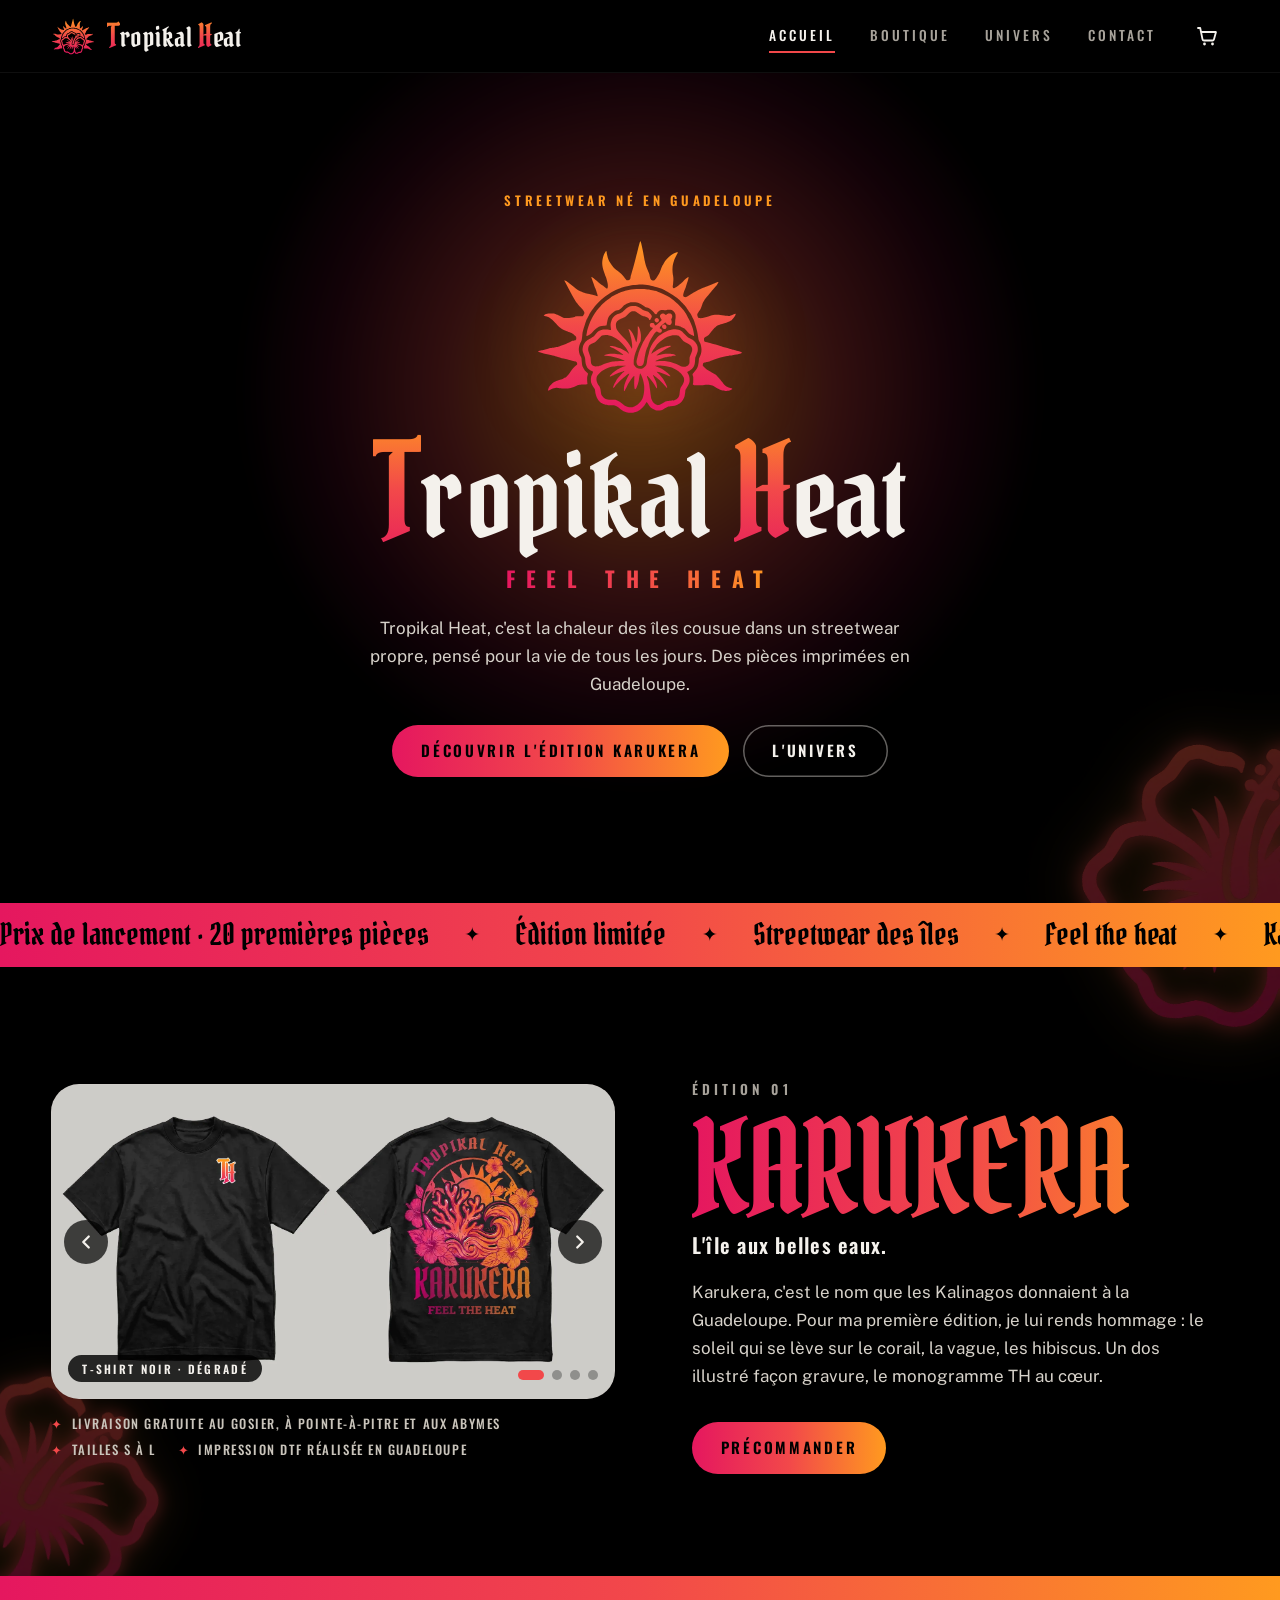
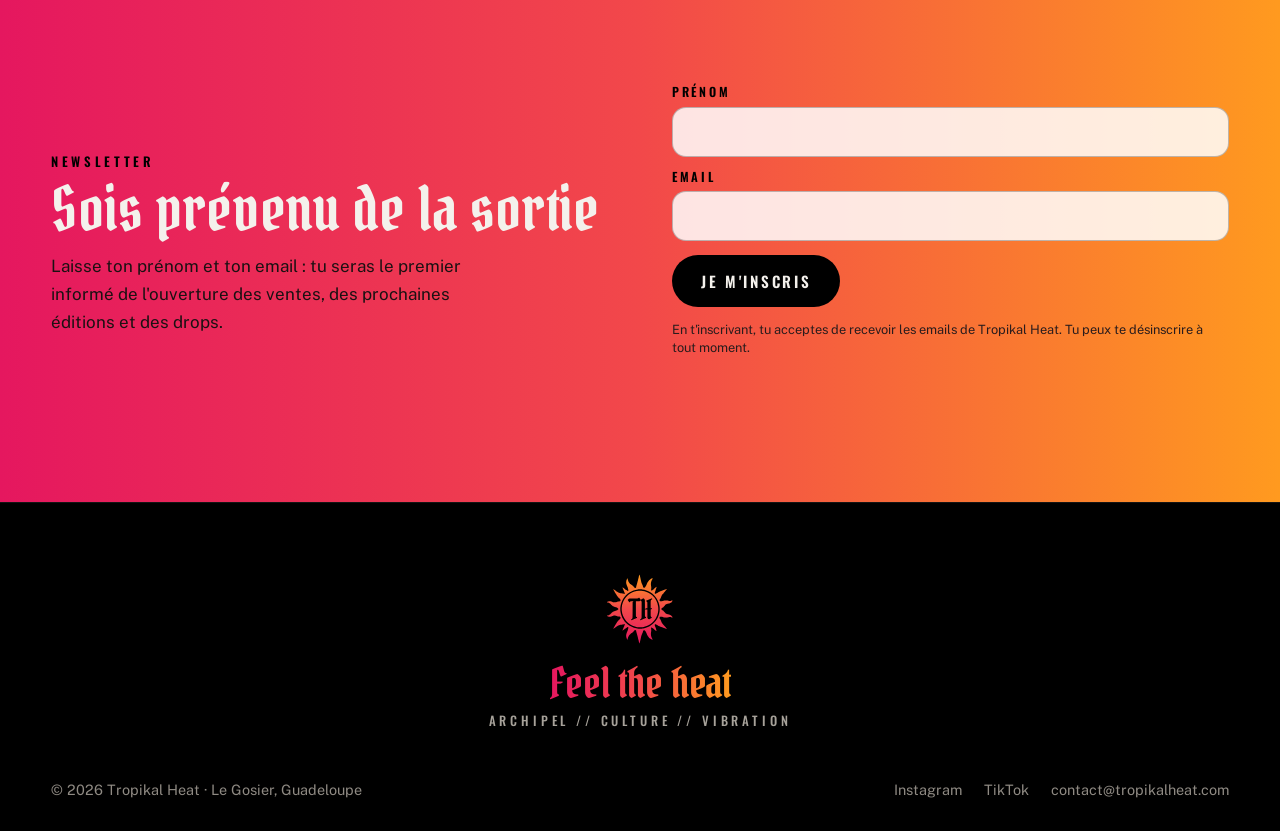
<file: index.html>
<!doctype html>
<html lang="fr">
<head>
<meta charset="utf-8">
<meta name="viewport" content="width=device-width, initial-scale=1">
<title>Tropikal Heat · Streetwear né en Guadeloupe</title>
<meta name="description" content="Tropikal Heat, streetwear né en Guadeloupe. Édition limitée KARUKERA. Feel the heat.">
<meta name="theme-color" content="#000000">
<meta property="og:type" content="website">
<meta property="og:site_name" content="Tropikal Heat">
<meta property="og:locale" content="fr_FR">
<meta property="og:url" content="https://tropikalheat.com/">
<meta property="og:title" content="Tropikal Heat · Streetwear né en Guadeloupe">
<meta property="og:description" content="Tropikal Heat, streetwear né en Guadeloupe. Édition limitée KARUKERA. Feel the heat.">
<meta property="og:image" content="https://tropikalheat.com/assets/og-image.jpg">
<meta property="og:image:width" content="1200">
<meta property="og:image:height" content="630">
<meta name="twitter:card" content="summary_large_image">
<link rel="icon" type="image/png" sizes="32x32" href="assets/favicon-32.png">
<link rel="icon" type="image/png" sizes="64x64" href="assets/favicon.png">
<link rel="apple-touch-icon" href="assets/apple-touch-icon.png">
<link rel="preconnect" href="https://fonts.googleapis.com">
<link rel="preconnect" href="https://fonts.gstatic.com" crossorigin>
<link rel="stylesheet" href="https://fonts.googleapis.com/css2?family=Public+Sans:wght@400;500&amp;display=swap">
<link rel="stylesheet" href="css/style.css?v=20261126q">
</head>
<body data-page="accueil">
<header id="header"></header>
<main>
<section class="hero">
  <div class="sun-glow" aria-hidden="true"></div>
  <div class="hero-inner wrap">
    <p class="label" data-c="accueil.surtitre"></p>
    <img class="hero-emblem" src="assets/embleme.svg" alt="Emblème Tropikal Heat, soleil et hibiscus" width="320" height="271">
    <h1 class="hero-wm"><b>T</b>ropikal <b>H</b>eat</h1>
    <p class="hero-slogan heat-text" data-c="marque.slogan"></p>
    <p class="hero-text" data-c="accueil.texte"></p>
    <div class="hero-actions">
      <a class="btn" href="karukera.html" data-c="accueil.bouton"></a>
      <a class="btn ghost" href="univers.html">L'univers</a>
    </div>
  </div>
</section>

<div class="marquee" aria-hidden="true"><div class="marquee-track"></div></div>

<section class="section">
  <div class="wrap split">
    <div class="reveal">
    <div class="carousel" data-carousel role="region" aria-roledescription="carrousel" aria-label="Les t-shirts de l'édition KARUKERA">
      <div class="car-track">
        <figure class="car-slide" aria-roledescription="diapositive" aria-label="1 sur 4">
          <img src="assets/lookbook/mockup-noir-TH-contour.webp" alt="T-shirt noir KARUKERA : monogramme TH en dégradé au cœur, visuel en dégradé au dos" width="1800" height="1005" loading="lazy">
          <figcaption>T-shirt noir · dégradé</figcaption>
        </figure>
        <figure class="car-slide" aria-roledescription="diapositive" aria-label="2 sur 4">
          <img src="assets/lookbook/mockup-blanc-TH-contour.webp" alt="T-shirt blanc KARUKERA : monogramme TH en dégradé au cœur, visuel en dégradé au dos" width="1800" height="1005" loading="lazy">
          <figcaption>T-shirt blanc · dégradé</figcaption>
        </figure>
        <figure class="car-slide" aria-roledescription="diapositive" aria-label="3 sur 4">
          <img src="assets/lookbook/mockup-noir-basique.webp" alt="T-shirt noir KARUKERA : monogramme TH blanc au cœur, visuel à l'encre blanche au dos" width="1800" height="1005" loading="lazy">
          <figcaption>T-shirt noir · encre blanche</figcaption>
        </figure>
        <figure class="car-slide" aria-roledescription="diapositive" aria-label="4 sur 4">
          <img src="assets/lookbook/mockup-blanc-basique.webp" alt="T-shirt blanc KARUKERA : monogramme TH noir au cœur, visuel à l'encre noire au dos" width="1800" height="1005" loading="lazy">
          <figcaption>T-shirt blanc · encre noire</figcaption>
        </figure>
      </div>
      <button class="car-btn prev" type="button" aria-label="Voir le t-shirt précédent"><svg viewBox="0 0 24 24" width="22" height="22" aria-hidden="true"><path d="M15 18l-6-6 6-6" fill="none" stroke="currentColor" stroke-width="2.5" stroke-linecap="round" stroke-linejoin="round"/></svg></button>
      <button class="car-btn next" type="button" aria-label="Voir le t-shirt suivant"><svg viewBox="0 0 24 24" width="22" height="22" aria-hidden="true"><path d="M9 18l6-6-6-6" fill="none" stroke="currentColor" stroke-width="2.5" stroke-linecap="round" stroke-linejoin="round"/></svg></button>
      <div class="car-dots" role="group" aria-label="Choisir un t-shirt"></div>
    </div>
    <ul class="reassure" data-list="accueil.reassurance"><template><li data-f="x"></li></template></ul>
    </div>
    <div class="reveal">
      <p class="ed-num" data-c="edition.numero"></p>
      <h2 class="ed-title heat-text" data-c="edition.nom"></h2>
      <p class="ed-hook" data-c="edition.accroche"></p>
      <p class="ed-text" data-c="edition.texte"></p>
      <a class="btn" href="karukera.html">Précommander</a>
    </div>
  </div>
</section>

<section class="signup-band">
  <div class="wrap signup reveal">
    <div>
      <p class="label" style="color:#000">Newsletter</p>
      <h2 class="gothic signup-title" data-c="inscription.titre"></h2>
      <p class="signup-text" data-c="inscription.texte"></p>
    </div>
    <form id="signup" class="signup-form" novalidate>
      <label>Prénom<input name="prenom" required autocomplete="given-name"></label>
      <label>Email<input name="email" type="email" required autocomplete="email"></label>
      <input type="text" name="_gotcha" tabindex="-1" autocomplete="off" aria-hidden="true" class="hp">
      <button class="btn lb-btn-dark" type="submit" data-c="inscription.bouton"></button>
      <p class="signup-legal" data-c="inscription.mentions"></p>
      <p class="signup-msg form-msg" role="status" aria-live="polite"></p>
    </form>
  </div>
</section>
</main>
<footer id="footer"></footer>
<script src="js/content.js?v=20261126q"></script>
<script src="js/main.js?v=20261126q"></script>
</body>
</html>
</file>
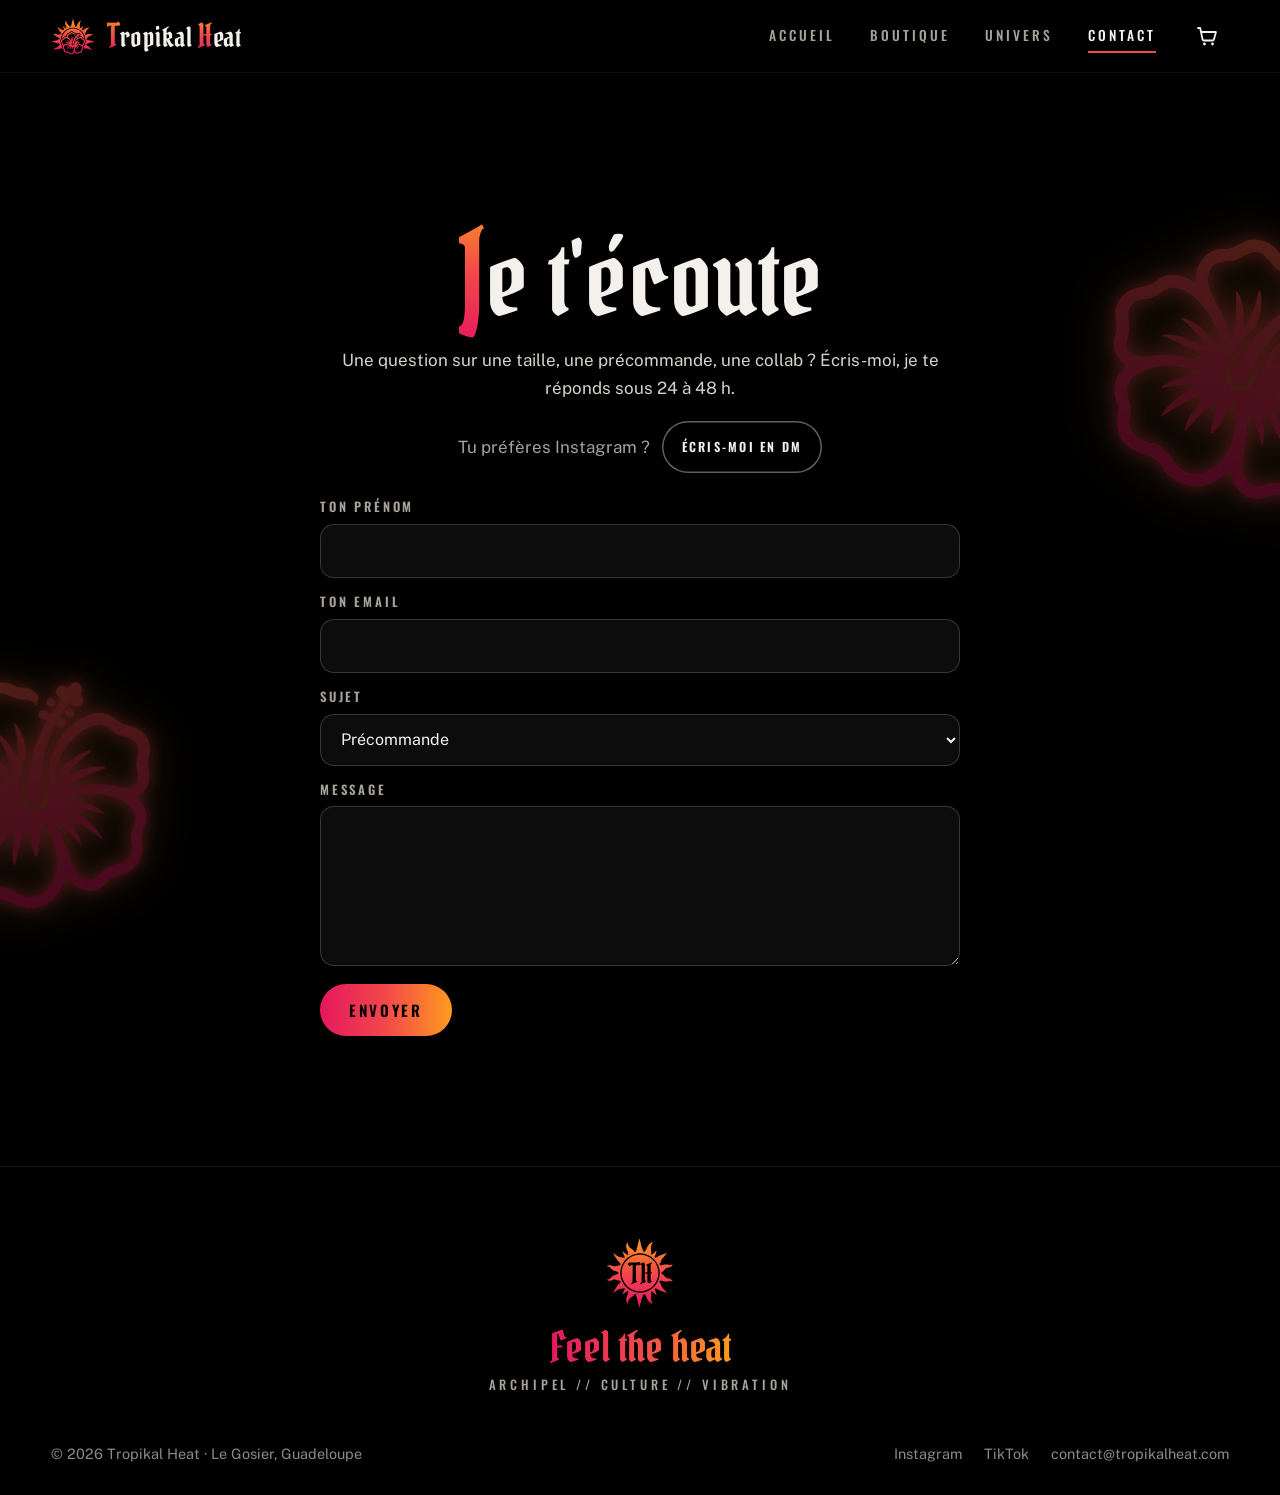
<file: contact.html>
<!doctype html>
<html lang="fr">
<head>
<meta charset="utf-8">
<meta name="viewport" content="width=device-width, initial-scale=1">
<title>Contact · Tropikal Heat</title>
<meta name="description" content="Contacte Tropikal Heat : précommande, taille, collaboration.">
<meta name="theme-color" content="#000000">
<meta property="og:type" content="website">
<meta property="og:site_name" content="Tropikal Heat">
<meta property="og:locale" content="fr_FR">
<meta property="og:url" content="https://tropikalheat.com/contact.html">
<meta property="og:title" content="Contact · Tropikal Heat">
<meta property="og:description" content="Contacte Tropikal Heat : précommande, taille, collaboration.">
<meta property="og:image" content="https://tropikalheat.com/assets/og-image.jpg">
<meta property="og:image:width" content="1200">
<meta property="og:image:height" content="630">
<meta name="twitter:card" content="summary_large_image">
<link rel="icon" type="image/png" sizes="32x32" href="assets/favicon-32.png">
<link rel="icon" type="image/png" sizes="64x64" href="assets/favicon.png">
<link rel="apple-touch-icon" href="assets/apple-touch-icon.png">
<link rel="preconnect" href="https://fonts.googleapis.com">
<link rel="preconnect" href="https://fonts.gstatic.com" crossorigin>
<link rel="stylesheet" href="https://fonts.googleapis.com/css2?family=Public+Sans:wght@400;500&amp;display=swap">
<link rel="stylesheet" href="css/style.css?v=20261126q">
</head>
<body data-page="contact">
<header id="header"></header>
<main>
<section class="page-head wrap">
  <h1 data-c="contact.titre" data-initial></h1>
  <p data-c="contact.texte"></p>
  <p class="contact-alt">Tu préfères Instagram ? <a class="btn ghost btn-sm" id="ig-dm" href="#" target="_blank" rel="noopener">Écris-moi en DM</a></p>
</section>

<form class="contact-box wrap" id="contact-form">
  <label>Ton prénom<input name="nom" required autocomplete="given-name"></label>
  <label>Ton email<input name="email" type="email" required autocomplete="email"></label>
  <label>Sujet<select name="sujet" id="sujet"></select></label>
  <label>Message<textarea name="message" required></textarea></label>
  <input type="text" name="_gotcha" tabindex="-1" autocomplete="off" class="hp" aria-hidden="true">
  <button class="btn" type="submit">Envoyer</button>
  <p class="form-msg" role="status" aria-live="polite"></p>
</form>
</main>
<footer id="footer"></footer>
<script src="js/content.js?v=20261126q"></script>
<script src="js/main.js?v=20261126q"></script>
</body>
</html>
</file>
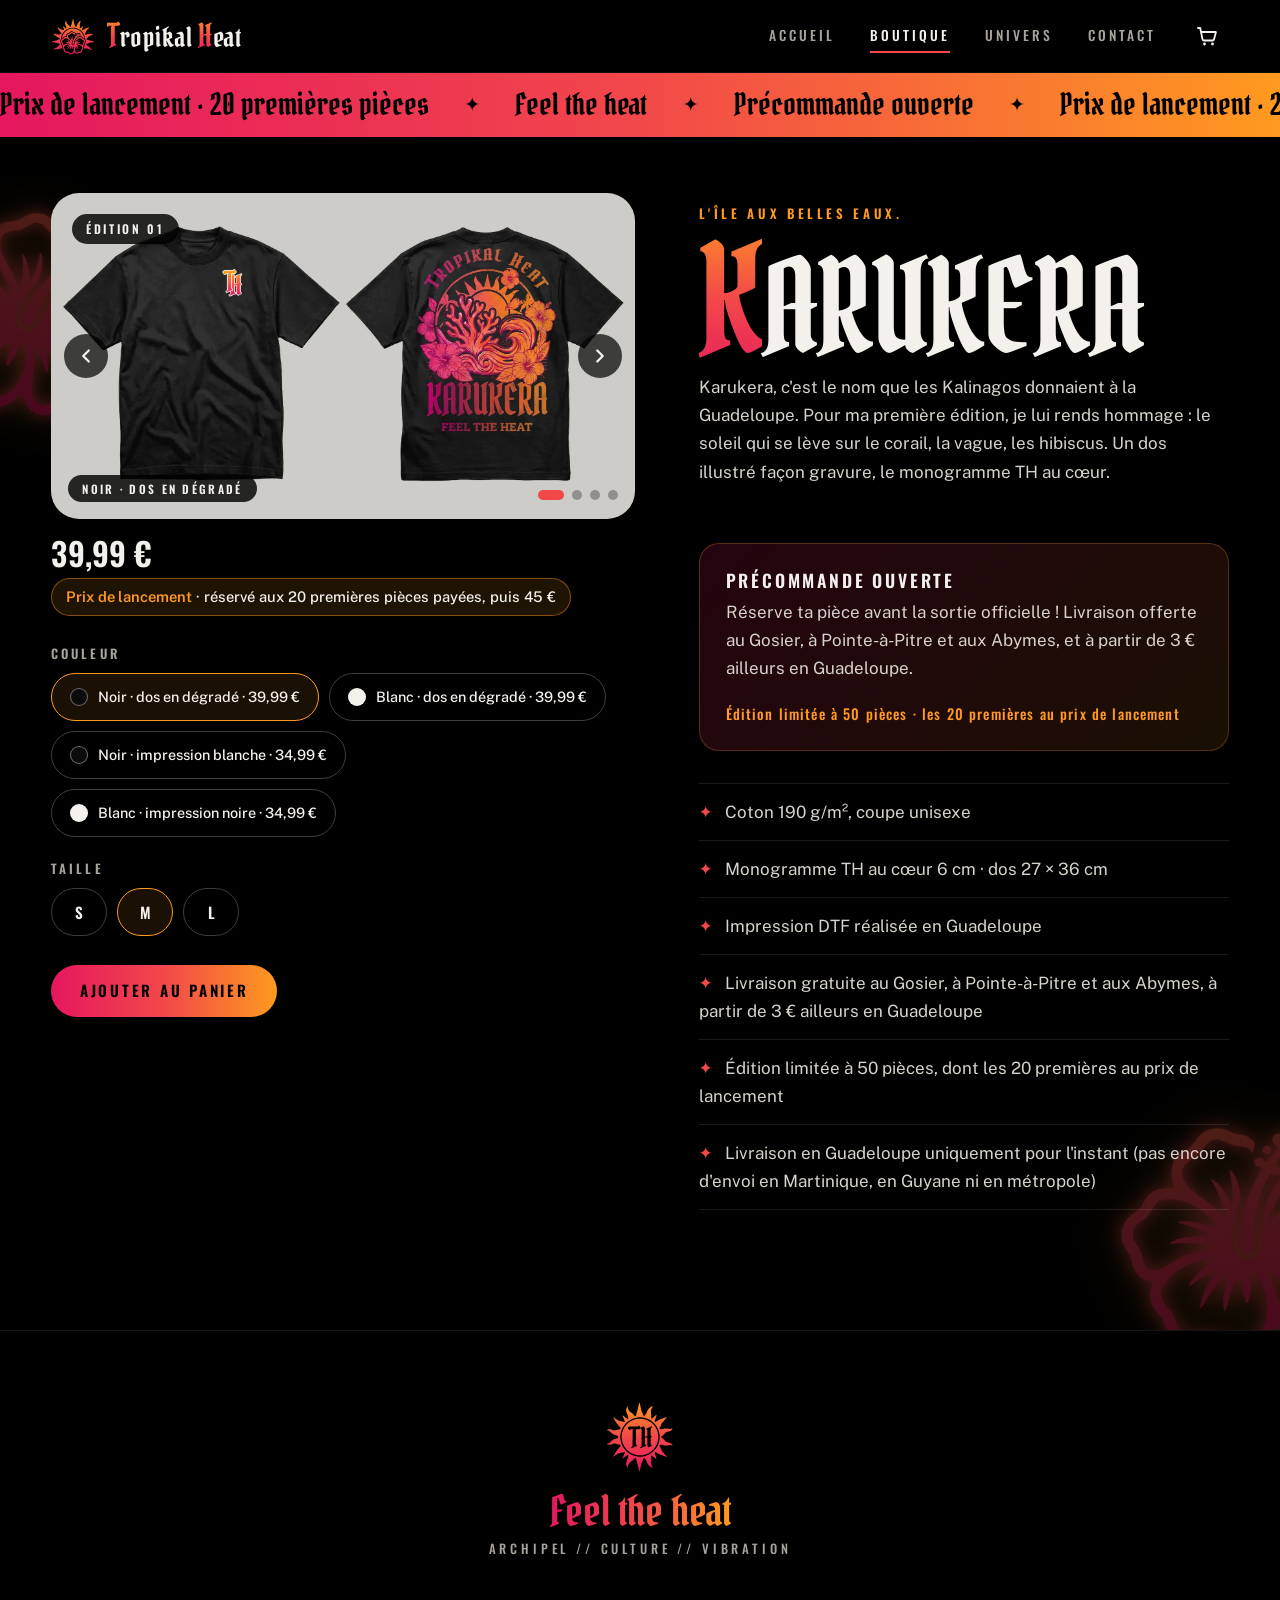
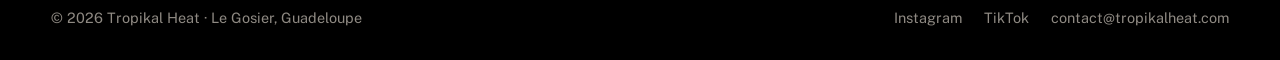
<file: karukera.html>
<!doctype html>
<html lang="fr">
<head>
<meta charset="utf-8">
<meta name="viewport" content="width=device-width, initial-scale=1">
<title>Boutique · KARUKERA Édition 01 · Tropikal Heat</title>
<meta name="description" content="Précommande ouverte : t-shirt KARUKERA, édition limitée à 50 pièces, imprimé en Guadeloupe.">
<meta name="theme-color" content="#000000">
<meta property="og:type" content="website">
<meta property="og:site_name" content="Tropikal Heat">
<meta property="og:locale" content="fr_FR">
<meta property="og:url" content="https://tropikalheat.com/karukera.html">
<meta property="og:title" content="Boutique · KARUKERA Édition 01 · Tropikal Heat">
<meta property="og:description" content="Précommande ouverte : t-shirt KARUKERA, édition limitée à 50 pièces, imprimé en Guadeloupe.">
<meta property="og:image" content="https://tropikalheat.com/assets/og-image.jpg">
<meta property="og:image:width" content="1200">
<meta property="og:image:height" content="630">
<meta name="twitter:card" content="summary_large_image">
<link rel="icon" type="image/png" sizes="32x32" href="assets/favicon-32.png">
<link rel="icon" type="image/png" sizes="64x64" href="assets/favicon.png">
<link rel="apple-touch-icon" href="assets/apple-touch-icon.png">
<link rel="preconnect" href="https://fonts.googleapis.com">
<link rel="preconnect" href="https://fonts.gstatic.com" crossorigin>
<link rel="stylesheet" href="https://fonts.googleapis.com/css2?family=Public+Sans:wght@400;500&amp;display=swap">
<link rel="stylesheet" href="css/style.css?v=20261126q">
</head>
<body data-page="edition">
<header id="header"></header>
<main>
<div class="marquee" aria-hidden="true"><div class="marquee-track"></div></div>
<div class="wrap product">
  <div class="product-stage">
    <div class="carousel" data-carousel data-autoplay="false" id="product-car" role="region" aria-roledescription="carrousel" aria-label="Les t-shirts KARUKERA">
      <div class="car-track"></div>
      <span class="tag" data-c="edition.numero"></span>
      <button class="car-btn prev" type="button" aria-label="Voir le t-shirt précédent"><svg viewBox="0 0 24 24" width="22" height="22" aria-hidden="true"><path d="M15 18l-6-6 6-6" fill="none" stroke="currentColor" stroke-width="2.5" stroke-linecap="round" stroke-linejoin="round"/></svg></button>
      <button class="car-btn next" type="button" aria-label="Voir le t-shirt suivant"><svg viewBox="0 0 24 24" width="22" height="22" aria-hidden="true"><path d="M9 18l6-6-6-6" fill="none" stroke="currentColor" stroke-width="2.5" stroke-linecap="round" stroke-linejoin="round"/></svg></button>
      <div class="car-dots" role="group" aria-label="Choisir un t-shirt"></div>
    </div>
  </div>
  <div class="ed-head">
    <p class="label" data-c="edition.accroche"></p>
    <h1 class="ed-title" data-c="edition.nom" data-initial></h1>
    <p class="ed-text" data-c="edition.texte"></p>
  </div>

  <div class="ed-buy">
    <p class="price" id="price" data-c="edition.prix"></p>
    <p class="launch" id="launch" hidden></p>

    <p class="opt-label" id="lbl-variant">Couleur</p>
    <div id="variants" role="group" aria-labelledby="lbl-variant"></div>

    <p class="opt-label" id="lbl-size">Taille</p>
    <div id="sizes" role="group" aria-labelledby="lbl-size"></div>

    <button class="btn add-btn" id="add-to-cart" type="button">Ajouter au panier</button>
    <p class="added" id="added" role="status" hidden><span id="added-text"></span> ✓ <a href="panier.html">Voir mon panier →</a></p>
  </div>

  <div class="ed-tail">
    <div class="preorder">
      <h2 data-c="edition.precommande.titre"></h2>
      <p data-c="edition.precommande.texte"></p>
      <p class="stock">Édition limitée à <span data-c="edition.stock"></span> pièces<span id="stock-launch"> · les <span data-c="edition.lancement.pieces"></span> premières au prix de lancement</span></p>
    </div>

    <ul class="details" data-list="edition.details"><template><li data-f="x"></li></template></ul>
  </div>
</div>
</main>
<footer id="footer"></footer>
<script src="js/content.js?v=20261126q"></script>
<script src="js/main.js?v=20261126q"></script>
</body>
</html>
</file>
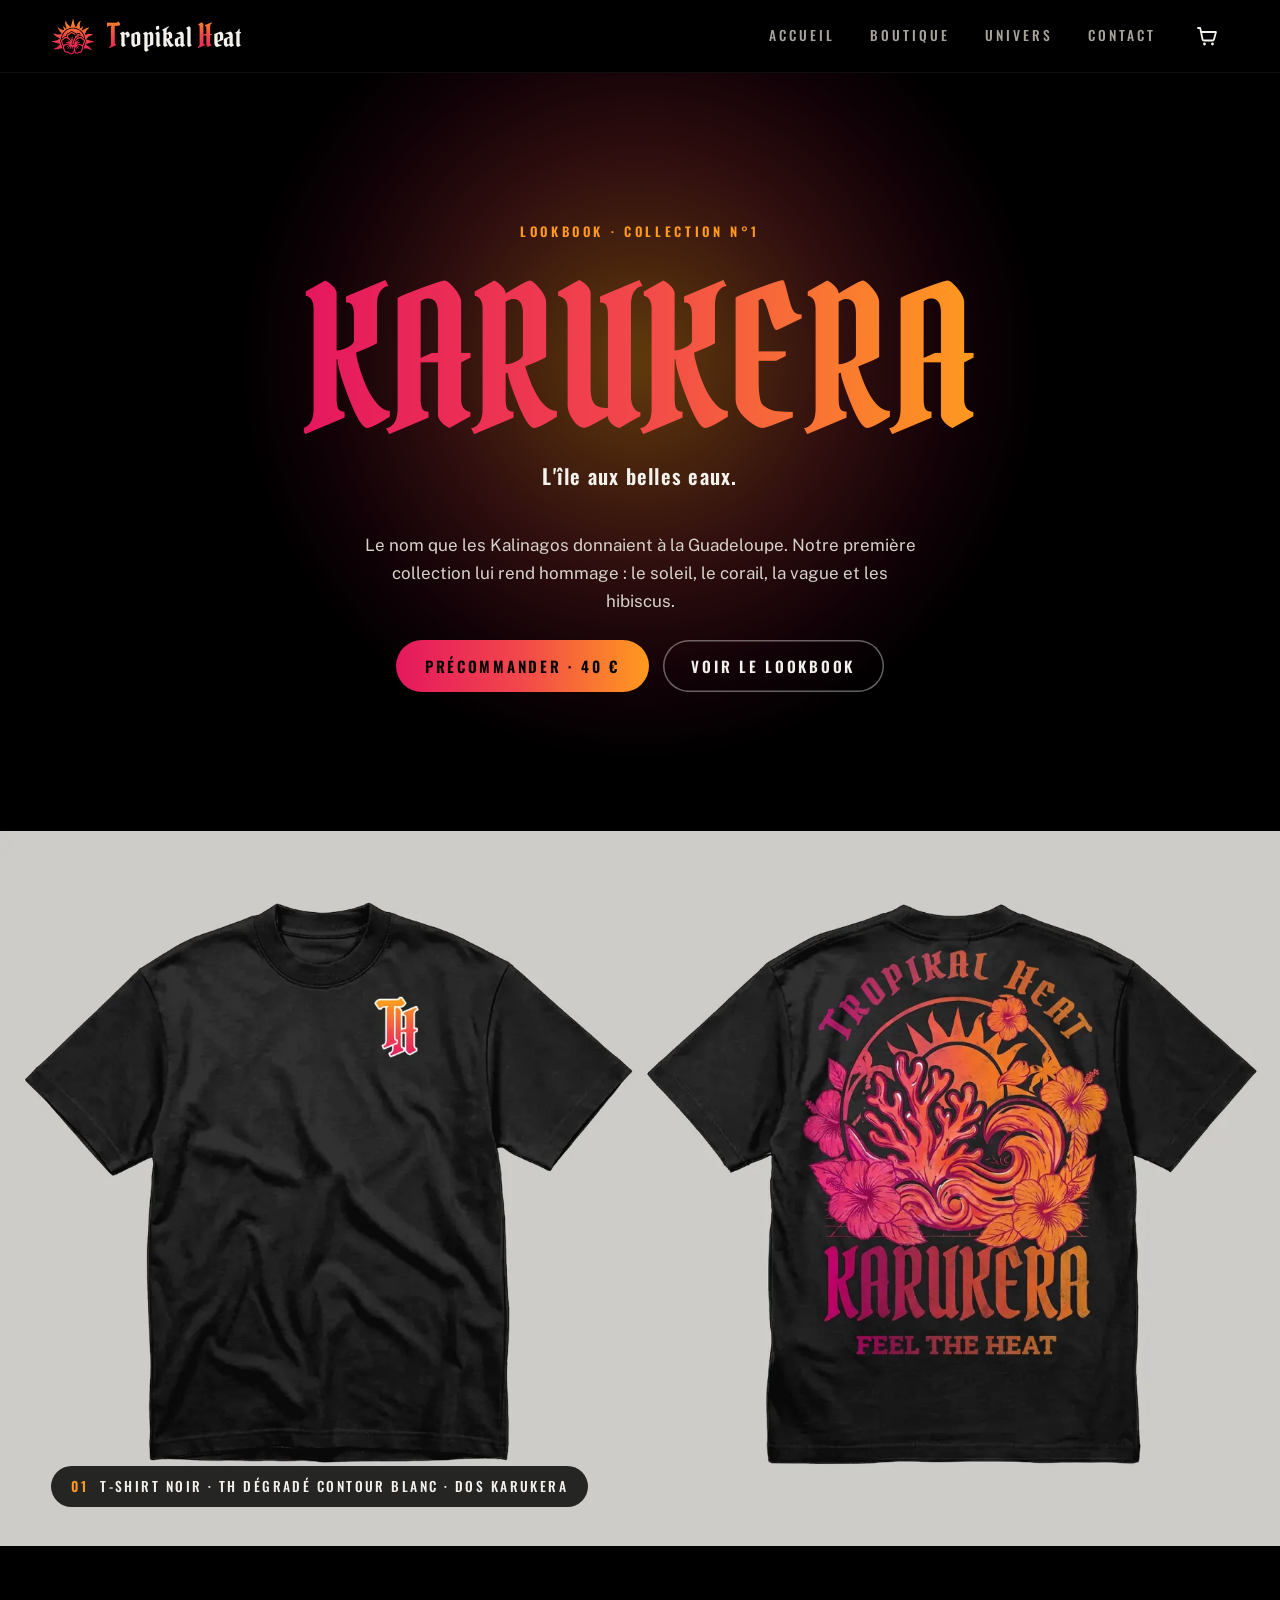
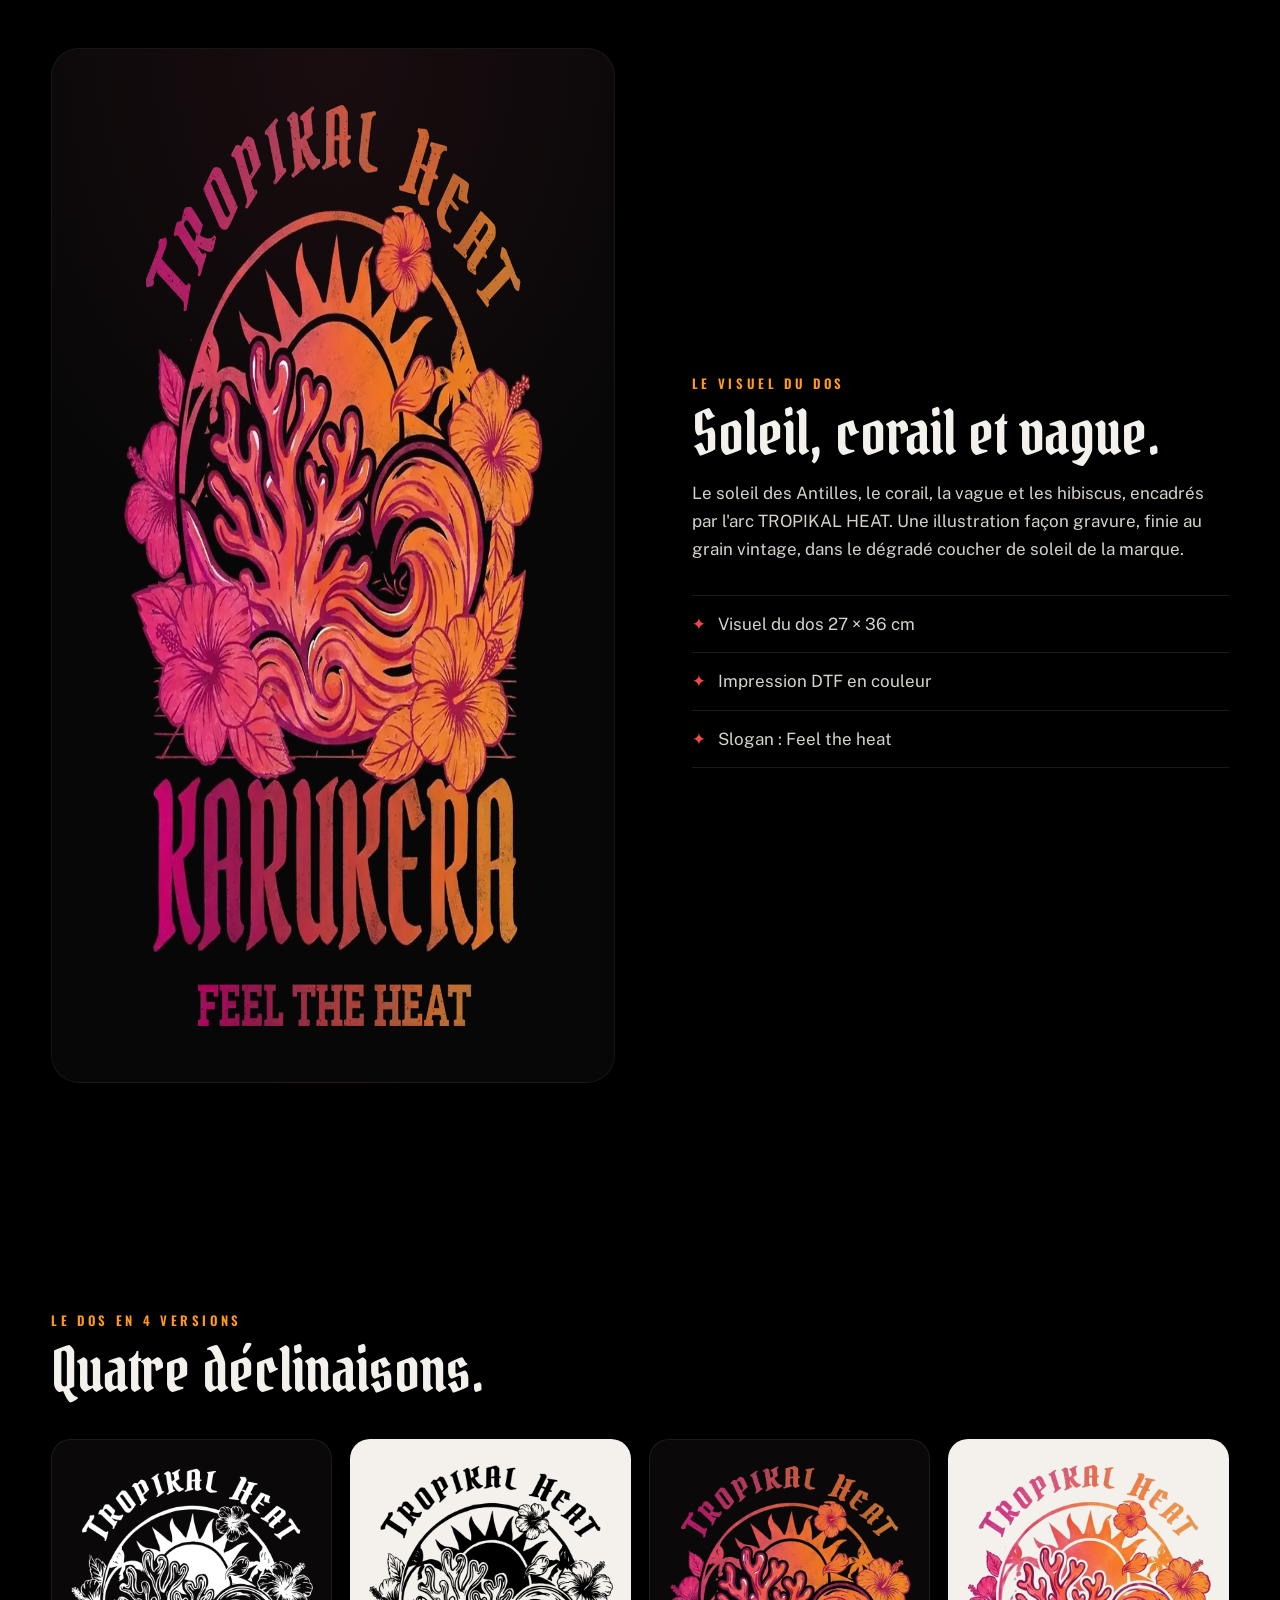
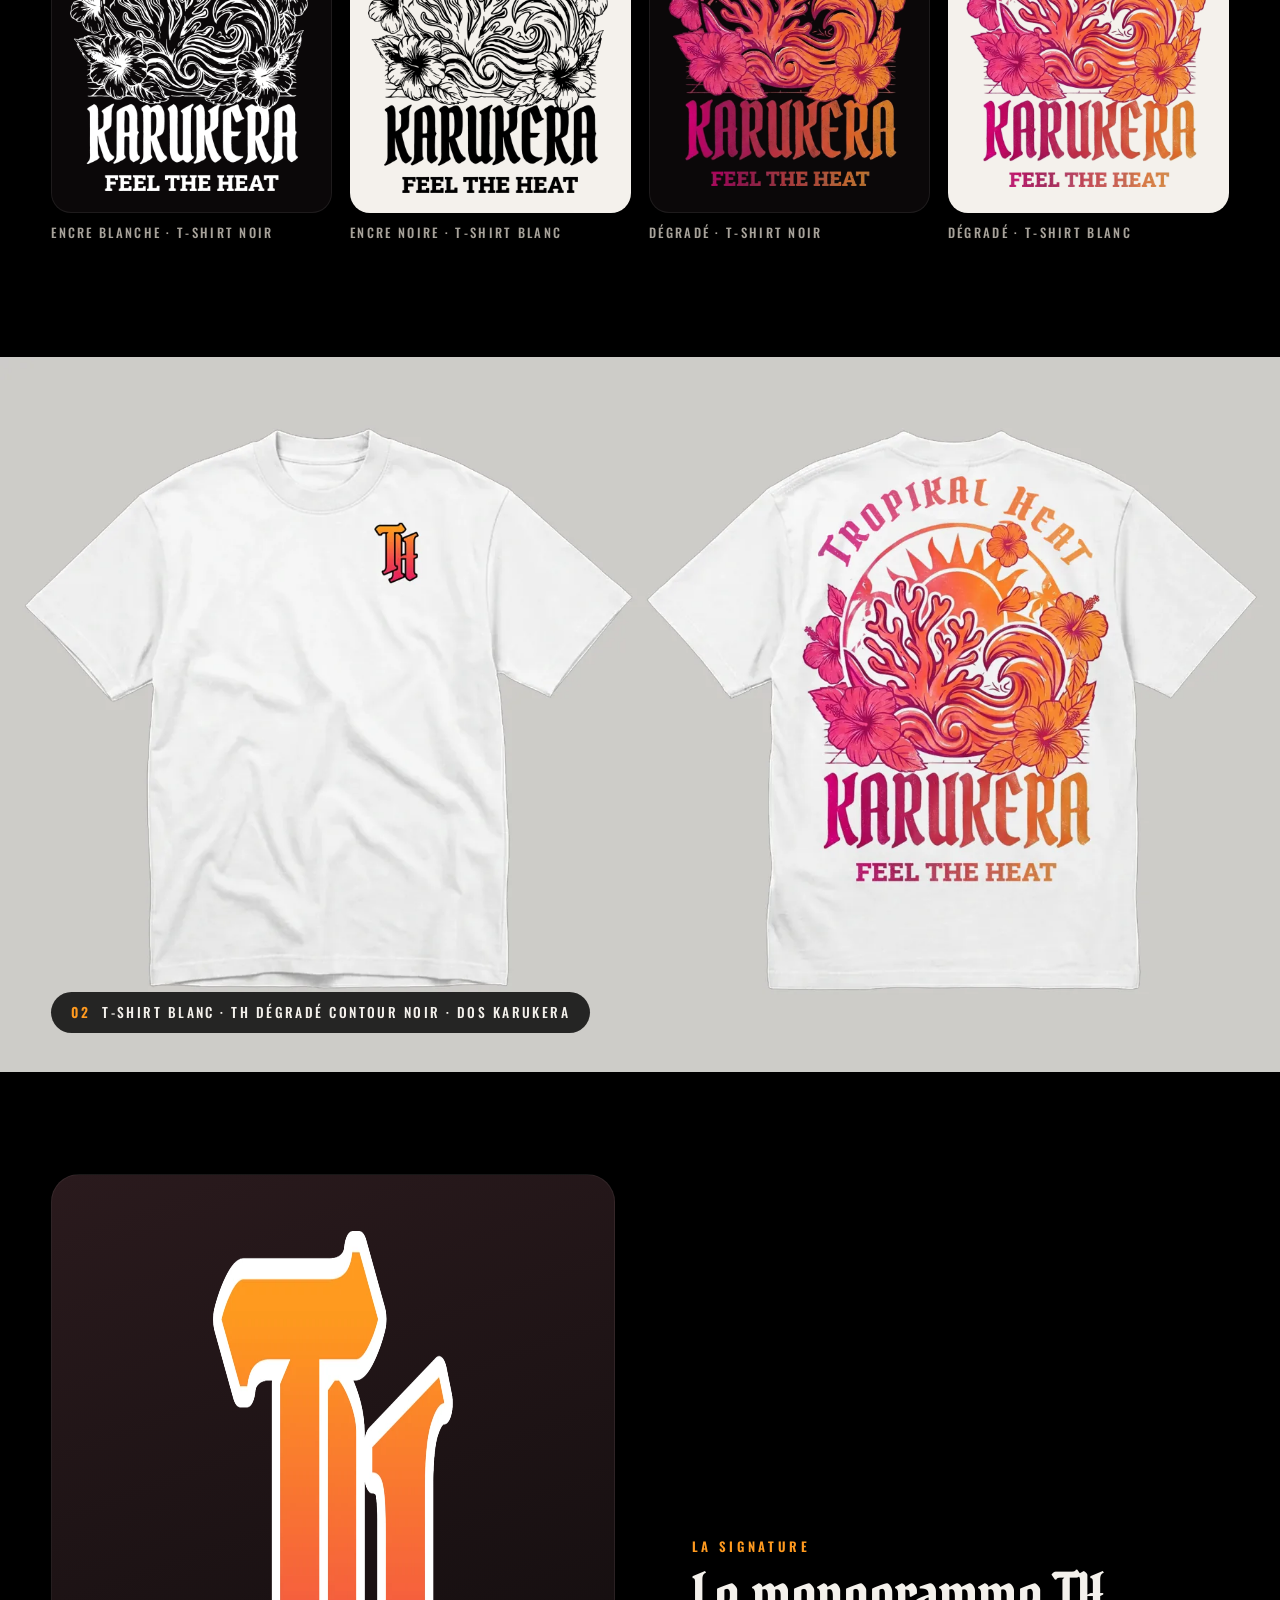
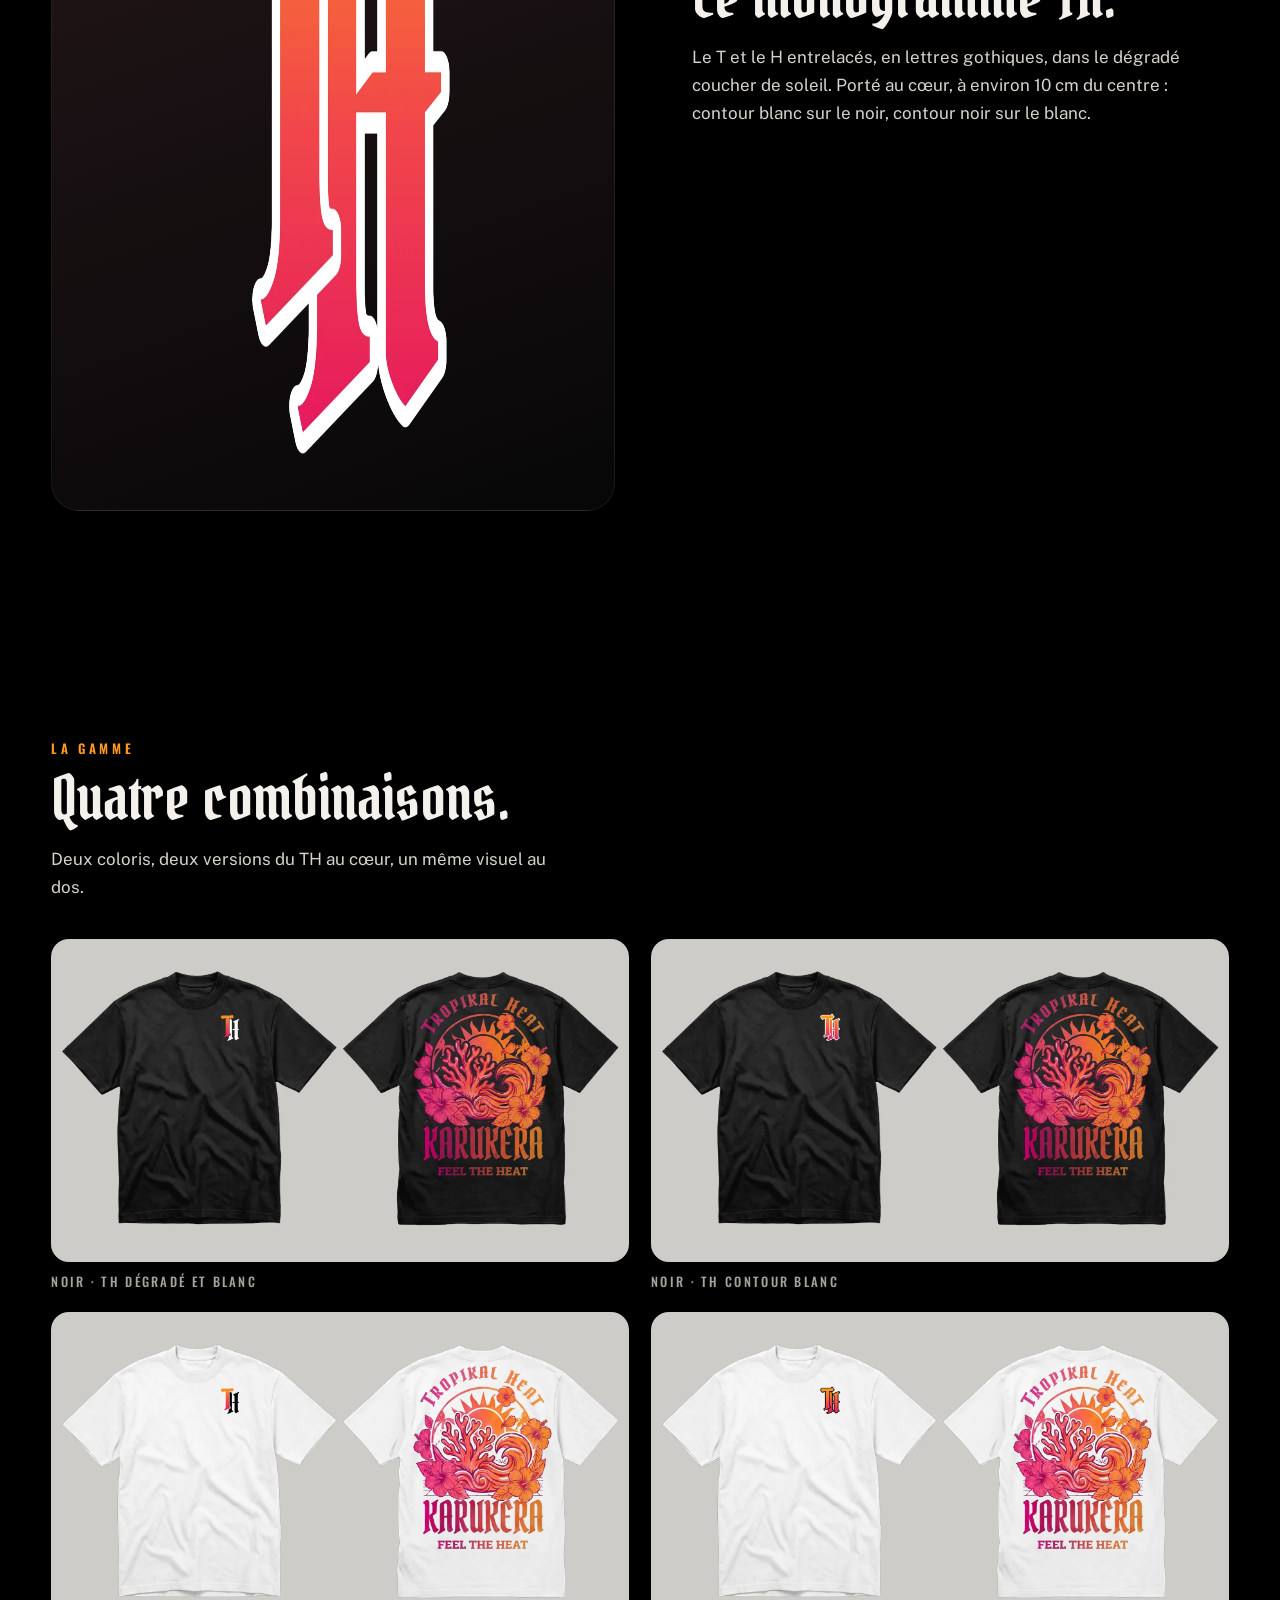
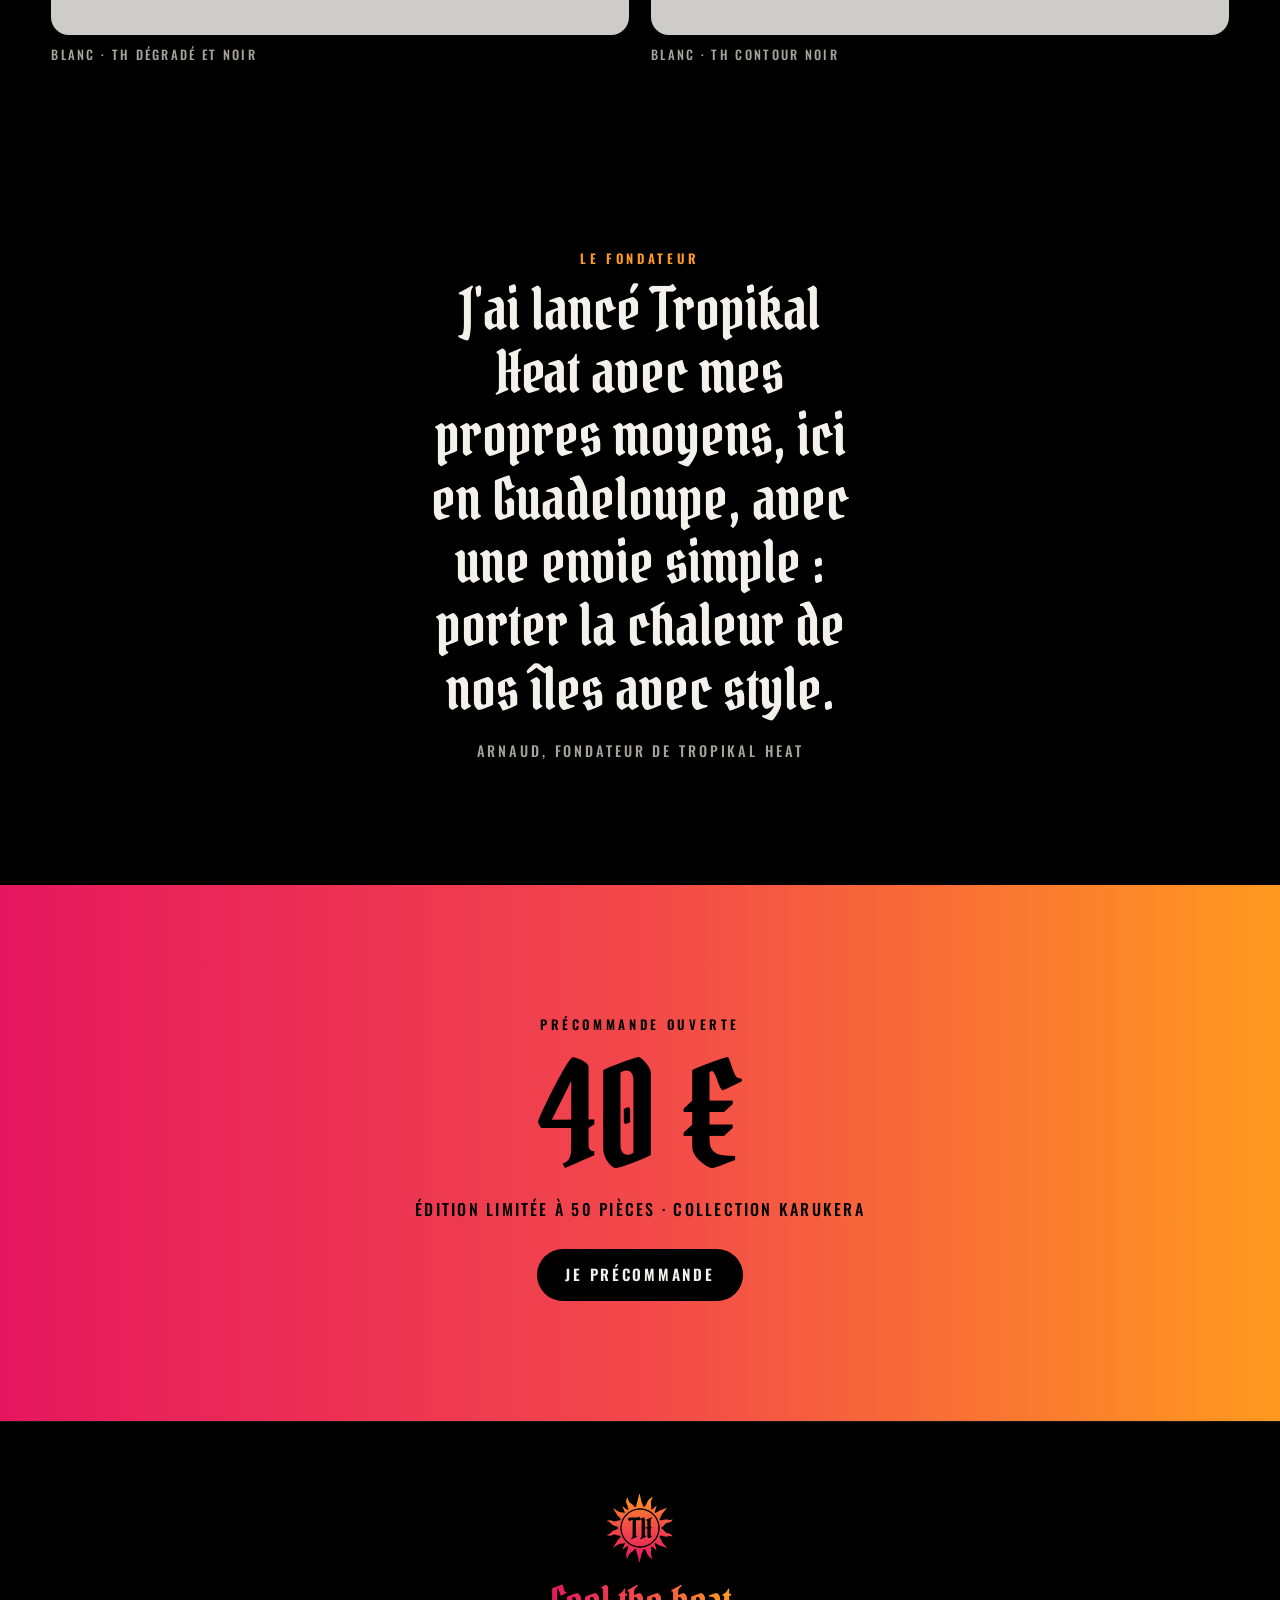
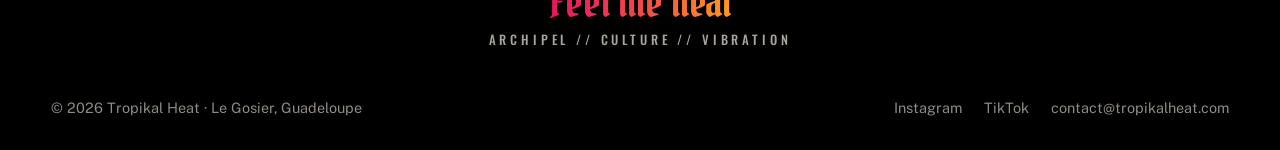
<file: lookbook.html>
<!doctype html>
<html lang="fr">
<head>
<meta charset="utf-8">
<meta name="viewport" content="width=device-width, initial-scale=1">
<title>Lookbook KARUKERA · Tropikal Heat</title>
<meta name="description" content="Le lookbook de la collection KARUKERA de Tropikal Heat : le visuel du dos, le monogramme TH et les t-shirts noir et blanc. Streetwear né en Guadeloupe.">
<meta name="theme-color" content="#000000">
<meta property="og:type" content="website">
<meta property="og:site_name" content="Tropikal Heat">
<meta property="og:locale" content="fr_FR">
<meta property="og:url" content="https://tropikalheat.com/lookbook.html">
<meta property="og:title" content="Lookbook KARUKERA · Tropikal Heat">
<meta property="og:description" content="Le lookbook de la collection KARUKERA de Tropikal Heat : le visuel du dos, le monogramme TH et les t-shirts noir et blanc. Streetwear né en Guadeloupe.">
<meta property="og:image" content="https://tropikalheat.com/assets/og-image.jpg">
<meta property="og:image:width" content="1200">
<meta property="og:image:height" content="630">
<meta name="twitter:card" content="summary_large_image">
<link rel="icon" type="image/png" sizes="32x32" href="assets/favicon-32.png">
<link rel="icon" type="image/png" sizes="64x64" href="assets/favicon.png">
<link rel="apple-touch-icon" href="assets/apple-touch-icon.png">
<link rel="preconnect" href="https://fonts.googleapis.com">
<link rel="preconnect" href="https://fonts.gstatic.com" crossorigin>
<link rel="stylesheet" href="https://fonts.googleapis.com/css2?family=Public+Sans:wght@400;500&amp;display=swap">
<link rel="stylesheet" href="css/style.css?v=20261126q">
</head>
<body data-page="lookbook">
<header id="header"></header>
<main>

<!-- 1. Ouverture -->
<section class="lb-hero">
  <div class="sun-glow" aria-hidden="true"></div>
  <div class="lb-hero-inner wrap">
    <p class="label">Lookbook · Collection n°1</p>
    <h1 class="lb-title heat-text">KARUKERA</h1>
    <p class="ed-hook">L'île aux belles eaux.</p>
    <p class="hero-text">Le nom que les Kalinagos donnaient à la Guadeloupe. Notre première collection lui rend hommage : le soleil, le corail, la vague et les hibiscus.</p>
    <div class="hero-actions">
      <a class="btn" href="karukera.html">Précommander · 40 €</a>
      <a class="btn ghost" href="#porte">Voir le lookbook</a>
    </div>
  </div>
</section>

<!-- 2. Le t-shirt noir -->
<section id="porte" class="lb-shot reveal">
  <img src="assets/lookbook/mockup-noir-TH-contour.webp" alt="T-shirt noir Tropikal Heat : monogramme TH en dégradé à contour blanc au cœur, visuel KARUKERA en dégradé au dos" width="1800" height="1005">
  <p class="lb-caption"><span>01</span> T-shirt noir · TH dégradé contour blanc · dos KARUKERA</p>
</section>

<!-- 3. Le visuel du dos -->
<section class="section wrap split">
  <div class="print-card reveal"><img src="assets/lookbook/dos-degrade-noir.webp" alt="Visuel du dos KARUKERA en dégradé : arc TROPIKAL HEAT, soleil, corail, vague, hibiscus et slogan FEEL THE HEAT" width="700" height="921" loading="lazy"></div>
  <div class="reveal">
    <p class="label">Le visuel du dos</p>
    <h2 class="lb-h2">Soleil, corail et vague.</h2>
    <p class="ed-text">Le soleil des Antilles, le corail, la vague et les hibiscus, encadrés par l'arc TROPIKAL HEAT. Une illustration façon gravure, finie au grain vintage, dans le dégradé coucher de soleil de la marque.</p>
    <ul class="details">
      <li>Visuel du dos 27 × 36 cm</li>
      <li>Impression DTF en couleur</li>
      <li>Slogan : Feel the heat</li>
    </ul>
  </div>
</section>

<!-- 4. Les déclinaisons -->
<section class="wrap lb-block">
  <div class="lb-head reveal">
    <p class="label">Le dos en 4 versions</p>
    <h2 class="lb-h2">Quatre déclinaisons.</h2>
  </div>
  <div class="lb-tiles">
    <figure class="lb-tile dark reveal"><img src="assets/lookbook/dos-nb-noir.webp" alt="Dos KARUKERA à l'encre blanche, pour t-shirt noir" width="700" height="948" loading="lazy"><figcaption>Encre blanche · t-shirt noir</figcaption></figure>
    <figure class="lb-tile light reveal"><img src="assets/lookbook/dos-nb-blanc.webp" alt="Dos KARUKERA à l'encre noire, pour t-shirt blanc" width="700" height="954" loading="lazy"><figcaption>Encre noire · t-shirt blanc</figcaption></figure>
    <figure class="lb-tile dark reveal"><img src="assets/lookbook/dos-degrade-noir.webp" alt="Dos KARUKERA en dégradé, pour t-shirt noir" width="700" height="921" loading="lazy"><figcaption>Dégradé · t-shirt noir</figcaption></figure>
    <figure class="lb-tile light reveal"><img src="assets/lookbook/dos-degrade-blanc.webp" alt="Dos KARUKERA en dégradé, pour t-shirt blanc" width="700" height="922" loading="lazy"><figcaption>Dégradé · t-shirt blanc</figcaption></figure>
  </div>
</section>

<!-- 5. Le t-shirt blanc -->
<section class="lb-shot reveal">
  <img src="assets/lookbook/mockup-blanc-TH-contour.webp" alt="T-shirt blanc Tropikal Heat : monogramme TH en dégradé à contour noir au cœur, visuel KARUKERA en dégradé au dos" width="1800" height="1005" loading="lazy">
  <p class="lb-caption"><span>02</span> T-shirt blanc · TH dégradé contour noir · dos KARUKERA</p>
</section>

<!-- 6. La signature -->
<section class="section wrap split">
  <div class="print-card lb-th reveal"><img src="assets/lookbook/th-contour-blanc.webp" alt="Monogramme TH entrelacé, lettres gothiques en dégradé à contour blanc" width="600" height="823" loading="lazy"></div>
  <div class="reveal">
    <p class="label">La signature</p>
    <h2 class="lb-h2">Le monogramme TH.</h2>
    <p class="ed-text">Le T et le H entrelacés, en lettres gothiques, dans le dégradé coucher de soleil. Porté au cœur, à environ 10 cm du centre : contour blanc sur le noir, contour noir sur le blanc.</p>
  </div>
</section>

<!-- 7. La gamme -->
<section class="wrap lb-block">
  <div class="lb-head reveal">
    <p class="label">La gamme</p>
    <h2 class="lb-h2">Quatre combinaisons.</h2>
    <p class="ed-text">Deux coloris, deux versions du TH au cœur, un même visuel au dos.</p>
  </div>
  <div class="lb-grid">
    <figure class="reveal"><img src="assets/lookbook/mockup-noir-degrade.webp" alt="T-shirt noir, TH dégradé et blanc au cœur" width="1800" height="1005" loading="lazy"><figcaption>Noir · TH dégradé et blanc</figcaption></figure>
    <figure class="reveal"><img src="assets/lookbook/mockup-noir-TH-contour.webp" alt="T-shirt noir, TH dégradé à contour blanc au cœur" width="1800" height="1005" loading="lazy"><figcaption>Noir · TH contour blanc</figcaption></figure>
    <figure class="reveal"><img src="assets/lookbook/mockup-blanc-degrade.webp" alt="T-shirt blanc, TH dégradé et noir au cœur" width="1800" height="1005" loading="lazy"><figcaption>Blanc · TH dégradé et noir</figcaption></figure>
    <figure class="reveal"><img src="assets/lookbook/mockup-blanc-TH-contour.webp" alt="T-shirt blanc, TH dégradé à contour noir au cœur" width="1800" height="1005" loading="lazy"><figcaption>Blanc · TH contour noir</figcaption></figure>
  </div>
</section>

<!-- 8. Le fondateur -->
<section class="manifesto wrap">
  <p class="label">Le fondateur</p>
  <blockquote class="lb-quote">J'ai lancé Tropikal Heat avec mes propres moyens, ici en Guadeloupe, avec une envie simple : porter la chaleur de nos îles avec style.</blockquote>
  <cite data-c="univers.signature"></cite>
</section>

<!-- 9. Précommande -->
<section class="lb-cta">
  <div class="wrap">
    <p class="label" style="color:#000">Précommande ouverte</p>
    <p class="lb-price">40 €</p>
    <p class="lb-cta-text">Édition limitée à <span data-c="edition.stock"></span> pièces · Collection KARUKERA</p>
    <a class="btn lb-btn-dark" href="karukera.html">Je précommande</a>
  </div>
</section>

</main>
<footer id="footer"></footer>
<script src="js/content.js?v=20261126q"></script>
<script src="js/main.js?v=20261126q"></script>
</body>
</html>
</file>
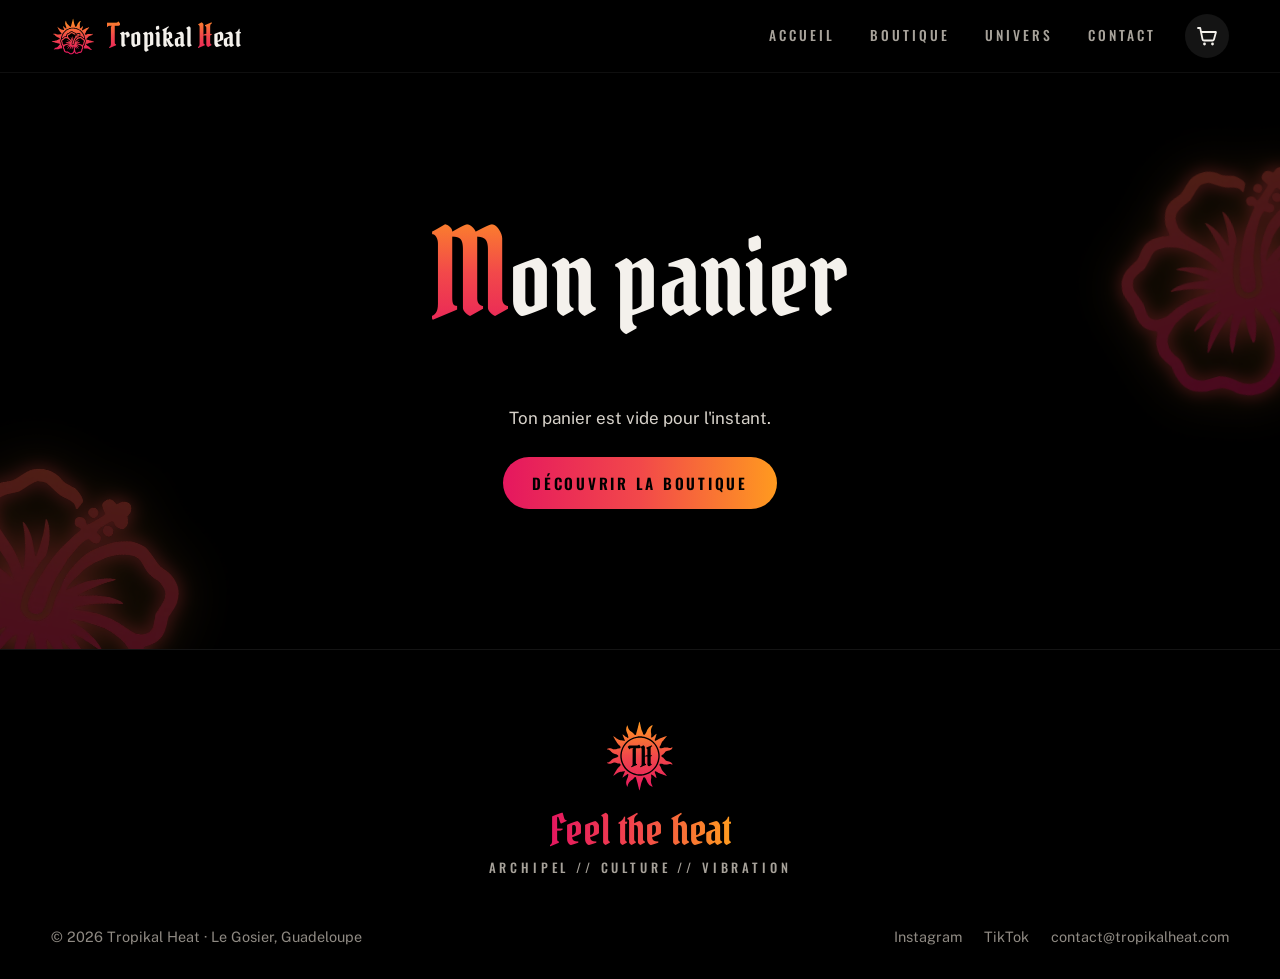
<file: panier.html>
<!doctype html>
<html lang="fr">
<head>
<meta charset="utf-8">
<meta name="viewport" content="width=device-width, initial-scale=1">
<title>Mon panier · Tropikal Heat</title>
<meta name="description" content="Ton panier Tropikal Heat : vérifie tes articles et envoie ta précommande.">
<meta name="theme-color" content="#000000">
<meta name="robots" content="noindex">
<meta property="og:type" content="website">
<meta property="og:site_name" content="Tropikal Heat">
<meta property="og:locale" content="fr_FR">
<meta property="og:url" content="https://tropikalheat.com/panier.html">
<meta property="og:title" content="Mon panier · Tropikal Heat">
<meta property="og:description" content="Ton panier Tropikal Heat : vérifie tes articles et envoie ta précommande.">
<meta property="og:image" content="https://tropikalheat.com/assets/og-image.jpg">
<meta property="og:image:width" content="1200">
<meta property="og:image:height" content="630">
<meta name="twitter:card" content="summary_large_image">
<link rel="icon" type="image/png" sizes="32x32" href="assets/favicon-32.png">
<link rel="icon" type="image/png" sizes="64x64" href="assets/favicon.png">
<link rel="apple-touch-icon" href="assets/apple-touch-icon.png">
<link rel="preconnect" href="https://fonts.googleapis.com">
<link rel="preconnect" href="https://fonts.gstatic.com" crossorigin>
<link rel="stylesheet" href="https://fonts.googleapis.com/css2?family=Public+Sans:wght@400;500&amp;display=swap">
<link rel="stylesheet" href="css/style.css?v=20261126q">
</head>
<body data-page="panier">
<header id="header"></header>
<main>
<section class="page-head wrap cart-head">
  <h1 data-initial>Mon panier</h1>
  <p id="cart-count-title"></p>
</section>

<div class="wrap cart-empty" id="cart-empty" hidden>
  <p>Ton panier est vide pour l'instant.</p>
  <a class="btn" href="karukera.html">Découvrir la boutique</a>
</div>

<div class="wrap cart" id="cart-full" hidden>
  <ul class="cart-list" id="cart-list"></ul>

  <aside class="cart-box" id="cart-box">
    <p class="launch" id="cart-launch" hidden></p>
    <p class="cart-line"><span>Sous-total</span><span id="subtotal"></span></p>
    <label class="opt-label" for="shipping">Livraison</label>
    <div class="select-wrap"><select id="shipping"></select></div>
    <p class="ship-note" id="ship-note"></p>
    <p class="total">Total : <span id="total"></span></p>
  </aside>

  <section class="preorder cart-order">
    <h2>Je précommande</h2>
    <p>Laisse tes coordonnées : je te recontacte très vite pour le paiement et la livraison. Les pièces partent aux premiers qui règlent.</p>
    <form class="po-form" id="po-form" novalidate>
      <label>Prénom et nom<input name="nom" required autocomplete="name"></label>
      <label>Téléphone<input name="telephone" type="tel" required autocomplete="tel"></label>
      <label>Email<input name="email" type="email" required autocomplete="email"></label>
      <label>Adresse de livraison<textarea name="adresse" rows="2" required autocomplete="street-address"></textarea></label>
      <input type="text" name="_gotcha" tabindex="-1" autocomplete="off" class="hp" aria-hidden="true">
      <button class="btn" type="submit">Envoyer ma précommande</button>
      <p class="form-msg" role="status" aria-live="polite"></p>
    </form>
  </section>
</div>
</main>
<footer id="footer"></footer>
<script src="js/content.js?v=20261126q"></script>
<script src="js/main.js?v=20261126q"></script>
</body>
</html>
</file>
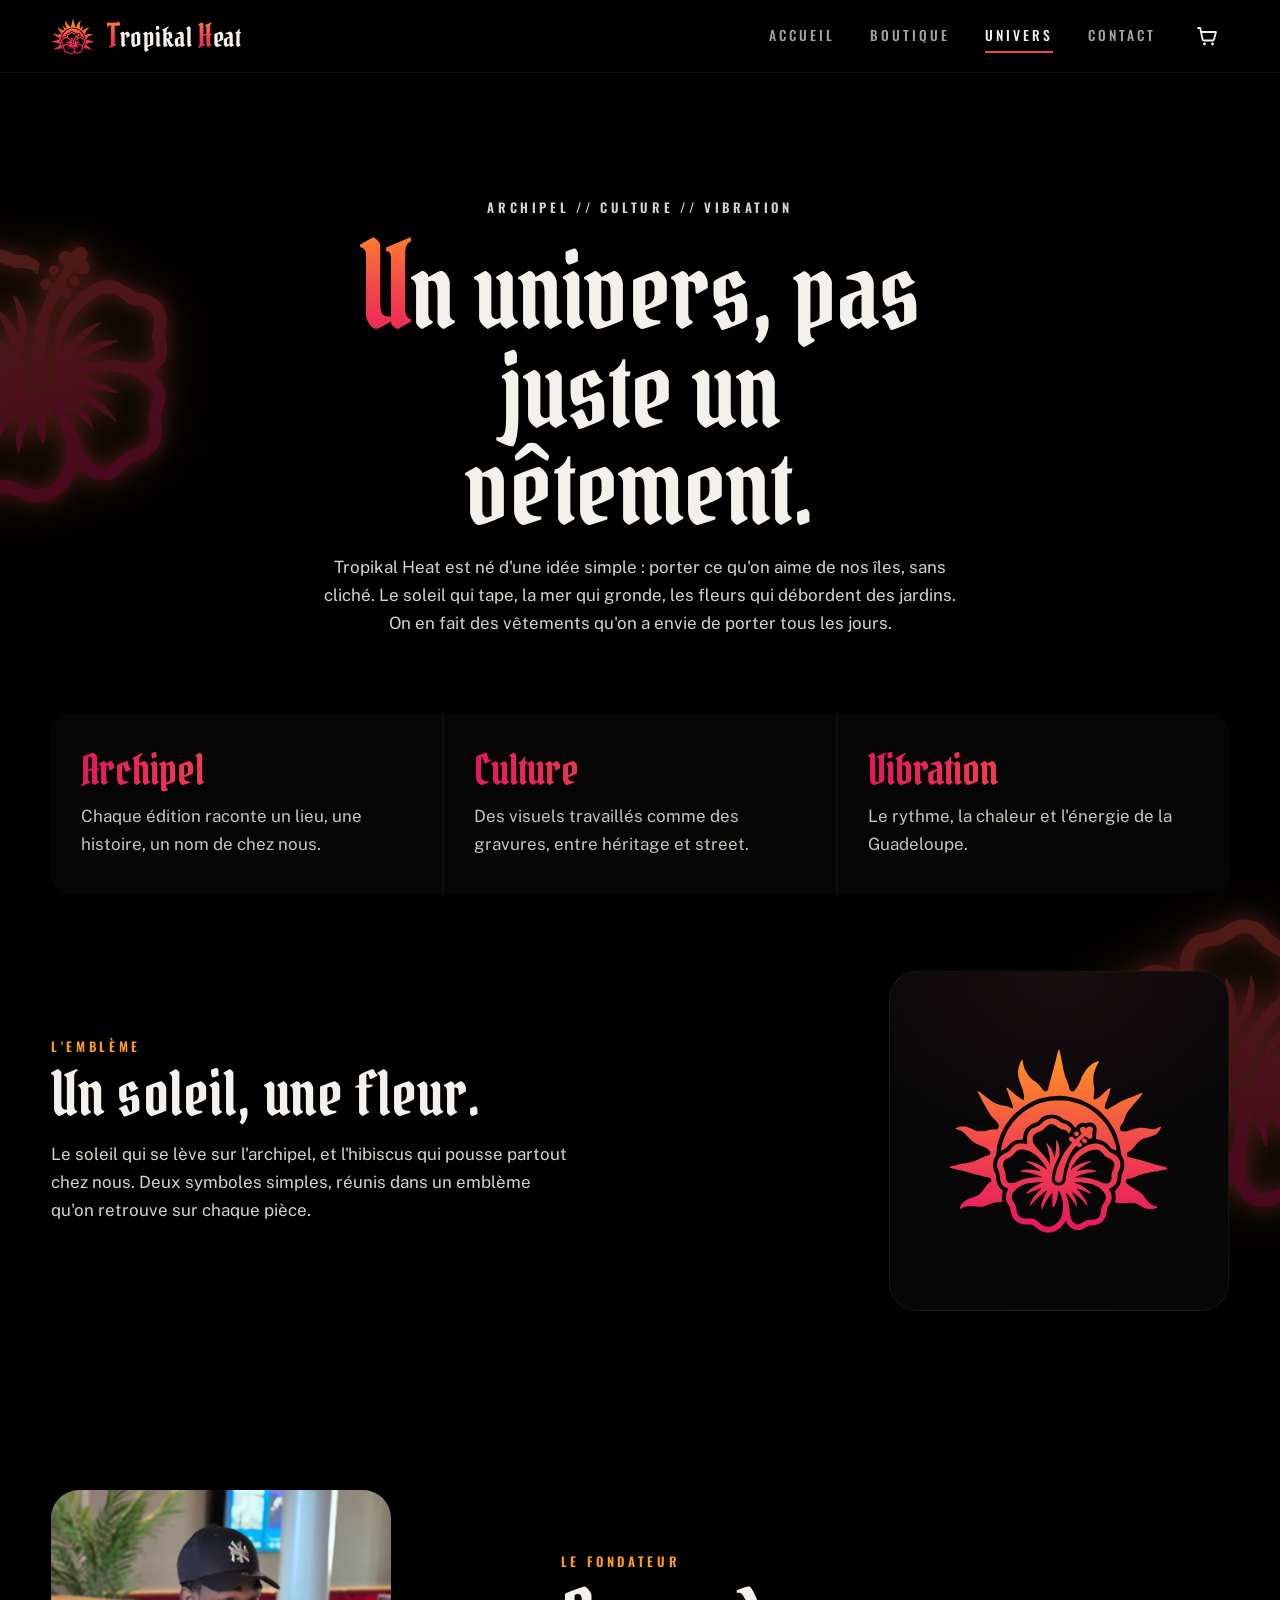
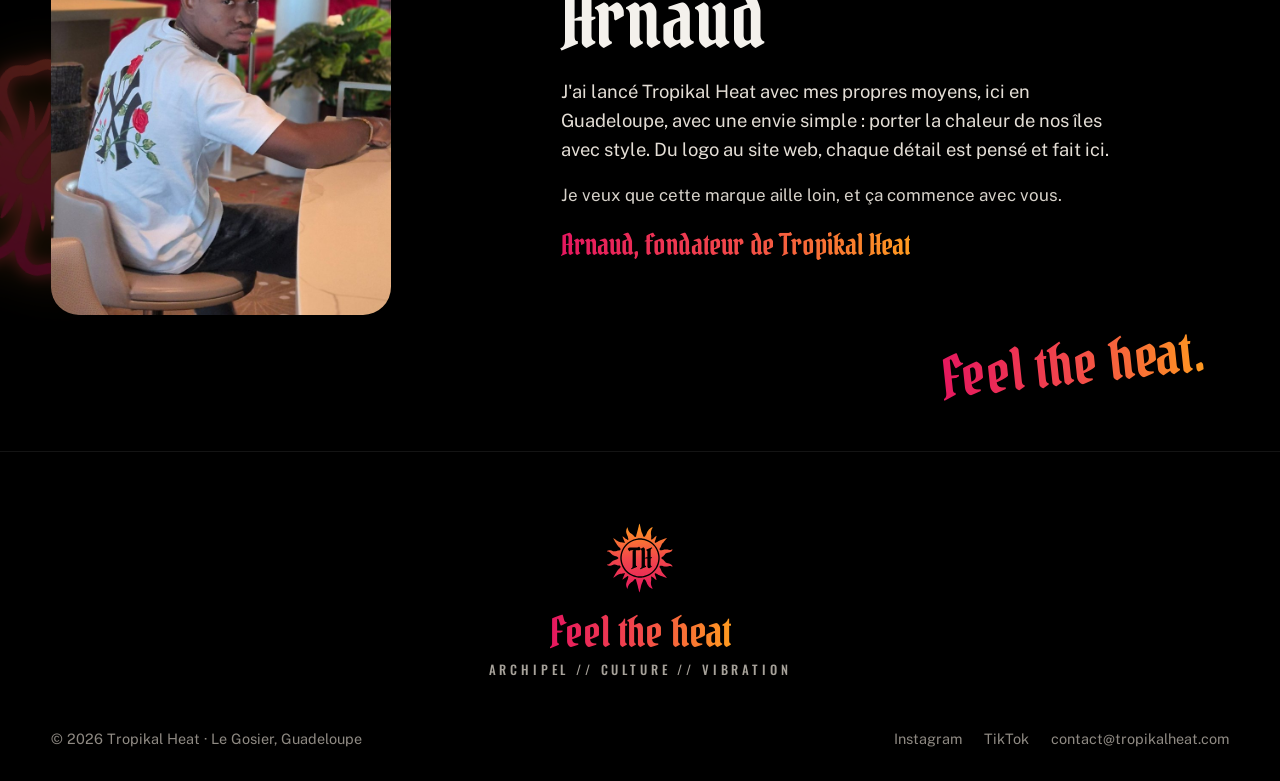
<file: univers.html>
<!doctype html>
<html lang="fr">
<head>
<meta charset="utf-8">
<meta name="viewport" content="width=device-width, initial-scale=1">
<title>L'univers · Tropikal Heat</title>
<meta name="description" content="Tropikal Heat : archipel, culture, vibration. Un streetwear pensé, dessiné et imprimé en Guadeloupe.">
<meta name="theme-color" content="#000000">
<meta property="og:type" content="website">
<meta property="og:site_name" content="Tropikal Heat">
<meta property="og:locale" content="fr_FR">
<meta property="og:url" content="https://tropikalheat.com/univers.html">
<meta property="og:title" content="L'univers · Tropikal Heat">
<meta property="og:description" content="Tropikal Heat : archipel, culture, vibration. Un streetwear pensé, dessiné et imprimé en Guadeloupe.">
<meta property="og:image" content="https://tropikalheat.com/assets/og-image.jpg">
<meta property="og:image:width" content="1200">
<meta property="og:image:height" content="630">
<meta name="twitter:card" content="summary_large_image">
<link rel="icon" type="image/png" sizes="32x32" href="assets/favicon-32.png">
<link rel="icon" type="image/png" sizes="64x64" href="assets/favicon.png">
<link rel="apple-touch-icon" href="assets/apple-touch-icon.png">
<link rel="preconnect" href="https://fonts.googleapis.com">
<link rel="preconnect" href="https://fonts.gstatic.com" crossorigin>
<link rel="stylesheet" href="https://fonts.googleapis.com/css2?family=Public+Sans:wght@400;500&amp;display=swap">
<link rel="stylesheet" href="css/style.css?v=20261126q">
</head>
<body data-page="univers">
<header id="header"></header>
<main>
<section class="page-head wrap">
  <p class="label" data-c="marque.baseline"></p>
  <h1 data-c="univers.titre" data-initial></h1>
  <p data-c="univers.intro"></p>
</section>

<section class="wrap">
  <div class="pillars reveal" data-list="univers.piliers">
    <template><article class="pillar"><h3 class="heat-text" data-f="titre"></h3><p data-f="texte"></p></article></template>
  </div>
</section>

<section class="section wrap split split-rev">
  <div class="reveal">
    <p class="label">L'emblème</p>
    <h2 class="gothic" style="font-size:clamp(2.4rem,5vw,3.8rem);margin:.6rem 0 1rem">Un soleil, une fleur.</h2>
    <p class="ed-text">Le soleil qui se lève sur l'archipel, et l'hibiscus qui pousse partout chez nous. Deux symboles simples, réunis dans un emblème qu'on retrouve sur chaque pièce.</p>
  </div>
  <div class="print-card reveal"><img src="assets/embleme.svg" alt="Emblème Tropikal Heat" width="420" height="356" loading="lazy" style="width:min(360px,100%)"></div>
</section>

<section class="section wrap founder">
  <div class="founder-photo reveal">
    <img src="assets/fondateur.jpg" alt="Arnaud, fondateur de Tropikal Heat" width="800" height="1000" loading="lazy">
  </div>
  <div class="founder-text reveal">
    <p class="label">Le fondateur</p>
    <h2 class="gothic" style="font-size:clamp(3rem,7vw,5rem);margin:.6rem 0 1.2rem" data-c="univers.fondateur.prenom"></h2>
    <p class="founder-quote" data-c="univers.fondateur.texte"></p>
    <p class="founder-call" data-c="univers.fondateur.appel"></p>
    <p class="founder-sign" data-c="univers.signature"></p>
  </div>
  <p class="founder-feel heat-text" aria-hidden="true">Feel the heat.</p>
</section>
</main>
<footer id="footer"></footer>
<script src="js/content.js?v=20261126q"></script>
<script src="js/main.js?v=20261126q"></script>
</body>
</html>
</file>
<file: css/style.css>
/* =========================================================
   TROPIKAL HEAT · STYLE
   Palette et typos de la charte graphique (25/11/2026)
   ========================================================= */
@font-face { font-family: "Pirata One"; src: url("../assets/fonts/PirataOne-Regular.ttf") format("truetype"); font-display: swap; }
@font-face { font-family: "Oswald"; src: url("../assets/fonts/Oswald.ttf") format("truetype"); font-weight: 200 700; font-display: swap; }
:root {
  --mangue: #ff9a1f;
  --corail: #f2484a;
  --hibiscus: #e5175f;
  --noir: #000000;
  --encre: #0b0b0b;
  --sable: #f4f1ec;
  --gris: #a7a29a;
  --heat: linear-gradient(180deg, var(--mangue) 0%, var(--corail) 50%, var(--hibiscus) 100%);
  --heat-x: linear-gradient(90deg, var(--hibiscus) 0%, var(--corail) 50%, var(--mangue) 100%);
  --gothic: "Pirata One", "Old English Text MT", serif;
  --label: "Oswald", "Arial Narrow", sans-serif;
  --body: "Public Sans", system-ui, sans-serif;
  --wrap: min(1180px, 92vw);
}

* { box-sizing: border-box; }
html { scroll-behavior: smooth; overflow-x: clip; }
body {
  margin: 0;
  overflow-x: clip;
  background: var(--noir);
  color: var(--sable);
  font: 400 1.0625rem/1.65 var(--body);
  -webkit-font-smoothing: antialiased;
}
img { max-width: 100%; display: block; }
a { color: inherit; }
::selection { background: var(--hibiscus); color: #fff; }

/* ---------- Utilitaires ---------- */
.wrap { width: var(--wrap); margin-inline: auto; }
.label {
  font: 600 0.8125rem/1 var(--label);
  letter-spacing: 0.28em;
  text-transform: uppercase;
  color: var(--mangue);
}
.heat-text { background: var(--heat-x); -webkit-background-clip: text; background-clip: text; color: transparent; }
.gothic { font-family: var(--gothic); font-weight: 400; letter-spacing: 0.01em; line-height: 0.95; }
.btn {
  display: inline-flex; align-items: center; gap: 0.6em;
  min-height: 52px; padding: 0 1.8rem;
  font: 600 0.95rem/1 var(--label); letter-spacing: 0.18em; text-transform: uppercase;
  color: #000; background: var(--heat-x); border: 0; border-radius: 999px;
  text-decoration: none; cursor: pointer;
  transition: transform 0.2s ease, box-shadow 0.2s ease;
}
.btn:hover { transform: translateY(-2px); box-shadow: 0 10px 30px -8px rgba(242, 72, 74, 0.7); }
.btn:focus-visible, button:focus-visible, a:focus-visible, input:focus-visible, select:focus-visible, textarea:focus-visible {
  outline: 2px solid var(--mangue); outline-offset: 3px;
}
.btn.ghost { background: transparent; color: var(--sable); box-shadow: inset 0 0 0 1.5px rgba(244, 241, 236, 0.4); }
.btn.ghost:hover { box-shadow: inset 0 0 0 1.5px var(--mangue); }

.reveal { opacity: 0; transform: translateY(28px); transition: opacity 0.8s ease, transform 0.8s ease; }
.reveal.in { opacity: 1; transform: none; }
@media (prefers-reduced-motion: reduce) {
  .reveal { opacity: 1; transform: none; transition: none; }
  .marquee-track, .sun-glow { animation: none !important; }
}

/* ---------- En-tête ---------- */
#header {
  position: sticky; top: 0; z-index: 50;
  display: flex; align-items: center; justify-content: space-between;
  width: 100%; padding: 14px max(4vw, 20px);
  background: rgba(0, 0, 0, 0.72); backdrop-filter: blur(12px);
  border-bottom: 1px solid rgba(255, 255, 255, 0.06);
}
.brand { display: flex; align-items: center; gap: 12px; text-decoration: none; }
.wm { font: 400 1.7rem/1 var(--gothic); letter-spacing: 0.02em; }
.wm b { font-weight: 400; font-size: 1.18em; background: var(--heat); -webkit-background-clip: text; background-clip: text; color: transparent; }
#header nav ul { display: flex; gap: 2.2rem; list-style: none; margin: 0; padding: 0; }
#header nav a {
  font: 500 0.85rem/1 var(--label); letter-spacing: 0.22em; text-transform: uppercase;
  text-decoration: none; color: var(--gris); padding: 10px 0; display: inline-block;
}
#header nav a:hover, #header nav a[aria-current="page"] { color: var(--sable); }
#header nav a[aria-current="page"] { box-shadow: inset 0 -2px 0 var(--corail); }
.burger { display: none; width: 44px; height: 44px; background: none; border: 0; cursor: pointer; }
.burger span { display: block; width: 24px; height: 2px; margin: 6px auto; background: var(--sable); transition: transform 0.25s; }
@media (max-width: 760px) {
  .burger { display: block; }
  #header nav { position: fixed; inset: 69px 0 auto 0; background: #000; border-bottom: 1px solid #222; display: none; }
  .menu-open #header nav { display: block; }
  #header nav ul { flex-direction: column; gap: 0; padding: 12px 6vw 24px; }
  #header nav a { padding: 16px 0; font-size: 1rem; }
  .menu-open .burger span:first-child { transform: translateY(4px) rotate(45deg); }
  .menu-open .burger span:last-child { transform: translateY(-4px) rotate(-45deg); }
  .wm { font-size: 1.4rem; }
}

/* ---------- Accueil : hero ---------- */
.hero { position: relative; overflow: hidden; min-height: calc(100vh - 70px); display: grid; place-items: center; padding: 8vh 0 12vh; }
.sun-glow {
  position: absolute; left: 50%; top: 38%; width: 90vmin; height: 90vmin; translate: -50% -50%;
  background: radial-gradient(circle, rgba(255, 154, 31, 0.38) 0%, rgba(242, 72, 74, 0.2) 35%, rgba(229, 23, 95, 0.08) 55%, transparent 70%);
  filter: blur(10px); animation: breathe 7s ease-in-out infinite;
}
@keyframes breathe { 50% { transform: scale(1.08); opacity: 0.8; } }
.hero-inner { position: relative; text-align: center; display: grid; justify-items: center; gap: 1.4rem; }
.hero-emblem { width: min(320px, 62vw); filter: drop-shadow(0 0 40px rgba(242, 72, 74, 0.35)); }
.hero-wm { font: 400 clamp(3.4rem, 11vw, 8.5rem)/0.9 var(--gothic); margin: 0; letter-spacing: 0.01em; }
.hero-wm b { font-weight: 400; font-size: 1.16em; background: var(--heat); -webkit-background-clip: text; background-clip: text; color: transparent; }
.hero-slogan { font: 700 clamp(1rem, 2.4vw, 1.35rem)/1 var(--label); letter-spacing: 0.5em; text-transform: uppercase; margin: 0; }
.hero-text { max-width: 560px; color: #d7d2ca; margin: 0.4rem auto 0.6rem; }
.hero-actions { display: flex; flex-wrap: wrap; gap: 14px; justify-content: center; }

/* ---------- Bandeau défilant ---------- */
.marquee { overflow: hidden; background: var(--heat-x); color: #000; padding: 16px 0; }
.marquee-track { display: flex; width: max-content; gap: 2.2rem; animation: slide 110s linear infinite; }
.marquee-track span { font: 400 1.9rem/1 var(--gothic); white-space: nowrap; }
.marquee-track i { font-style: normal; font-size: 1.2rem; align-self: center; }
@keyframes slide { to { transform: translateX(-50%); } }

/* ---------- Blocs éditoriaux ---------- */
.section { padding: clamp(80px, 12vw, 150px) 0; }
.split { display: grid; grid-template-columns: 1.05fr 1fr; gap: clamp(32px, 6vw, 90px); align-items: center; }
@media (max-width: 860px) { .split { grid-template-columns: 1fr; } }
.ed-num { font: 600 0.85rem/1 var(--label); letter-spacing: 0.3em; color: var(--gris); text-transform: uppercase; }
.ed-title { font: 400 clamp(4rem, 10vw, 8rem)/0.9 var(--gothic); margin: 0.6rem 0 0.4rem; }
.ed-hook { font: 600 1.3rem/1.3 var(--label); letter-spacing: 0.06em; margin: 0 0 1.2rem; }
.ed-text { color: #d7d2ca; max-width: 520px; margin: 0 0 2rem; }
.print-card {
  position: relative; border-radius: 28px; padding: clamp(24px, 5vw, 56px);
  background: radial-gradient(120% 90% at 50% 0%, #1a0d10 0%, #070707 60%);
  border: 1px solid rgba(255, 255, 255, 0.06);
}
.print-card img { margin: auto; width: min(420px, 100%); }

.pillars { display: grid; grid-template-columns: repeat(3, 1fr); gap: 2px; margin-top: 3rem; background: rgba(255, 255, 255, 0.06); border-radius: 20px; overflow: hidden; }
@media (max-width: 760px) { .pillars { grid-template-columns: 1fr; } }
.pillar { background: #050505; padding: 36px 30px; }
.pillar h3 { font: 400 2.6rem/1 var(--gothic); margin: 0 0 0.7rem; }
.pillar p { margin: 0; color: #c9c4bb; }

/* ---------- Page édition ---------- */
.product { display: grid; grid-template-columns: 1.1fr 1fr; gap: clamp(28px, 5vw, 72px); padding: 56px 0 120px; align-items: start; }
@media (max-width: 900px) { .product { grid-template-columns: 1fr; } }
.product-stage {
  position: sticky; top: 100px; border-radius: 28px; padding: clamp(28px, 6vw, 70px);
  display: grid; place-items: center; transition: background 0.4s ease;
  border: 1px solid rgba(255, 255, 255, 0.08);
}
@media (max-width: 900px) { .product-stage { position: relative; top: 0; } }
.product-stage img { width: min(440px, 100%); }
.product-stage .tag {
  position: absolute; top: 20px; left: 20px; font: 600 0.75rem/1 var(--label); letter-spacing: 0.22em;
  text-transform: uppercase; padding: 9px 14px; border-radius: 999px; background: rgba(255, 255, 255, 0.1); color: var(--sable);
}
.product-stage.light .tag { background: rgba(0, 0, 0, 0.08); color: #222; }
.price { font: 600 2rem/1 var(--label); margin: 1.4rem 0; }
.opt-label { font: 600 0.8rem/1 var(--label); letter-spacing: 0.24em; text-transform: uppercase; color: var(--gris); margin: 1.6rem 0 0.8rem; }
#variants, #sizes { display: flex; flex-wrap: wrap; gap: 10px; }
#variants button, #sizes button {
  min-height: 48px; padding: 0 18px; border-radius: 999px; cursor: pointer;
  font: 500 0.95rem/1 var(--body); color: var(--sable);
  background: transparent; border: 1.5px solid rgba(244, 241, 236, 0.25);
  display: inline-flex; align-items: center; gap: 10px;
}
#sizes button { min-width: 56px; justify-content: center; font-family: var(--label); font-weight: 600; }
#variants button[aria-pressed="true"], #sizes button[aria-pressed="true"] { border-color: var(--mangue); background: rgba(255, 154, 31, 0.1); }
.swatch > span:first-child { width: 18px; height: 18px; border-radius: 50%; border: 1px solid rgba(255, 255, 255, 0.4); }
.details { list-style: none; padding: 0; margin: 2rem 0 0; border-top: 1px solid rgba(255, 255, 255, 0.1); }
.details li { padding: 14px 0; border-bottom: 1px solid rgba(255, 255, 255, 0.1); color: #d7d2ca; }
.details li::before { content: "✦"; margin-right: 12px; color: var(--corail); }
.preorder { margin-top: 2.2rem; padding: 26px; border-radius: 20px; background: linear-gradient(135deg, rgba(229, 23, 95, 0.16), rgba(255, 154, 31, 0.1)); border: 1px solid rgba(255, 154, 31, 0.25); }
.preorder h2 { font: 600 1.1rem/1.2 var(--label); letter-spacing: 0.16em; text-transform: uppercase; margin: 0 0 0.4rem; }
.preorder p { margin: 0 0 1.2rem; color: #d7d2ca; }
.preorder .stock { font: 500 0.9rem/1.4 var(--label); letter-spacing: 0.08em; color: var(--mangue); margin: 22px 0 0; }

/* ---------- Page univers ---------- */
.page-head { padding: clamp(70px, 10vw, 130px) 0 40px; text-align: center; }
.page-head h1 { font: 400 clamp(3rem, 8vw, 6.4rem)/0.95 var(--gothic); margin: 1rem auto; max-width: 14ch; }
.page-head p { max-width: 640px; margin: 0 auto; color: #d7d2ca; }
.manifesto { text-align: center; padding: 60px 0 120px; }
.manifesto blockquote { font: 400 clamp(2.2rem, 5vw, 3.6rem)/1.1 var(--gothic); margin: 0 auto 1rem; max-width: 18ch; }
.manifesto cite { font: 500 0.9rem/1 var(--label); letter-spacing: 0.2em; color: var(--gris); font-style: normal; text-transform: uppercase; }

/* ---------- Contact ---------- */
.contact-box { max-width: 640px; margin: 0 auto 130px; display: grid; gap: 18px; }
.contact-box label { font: 600 0.8rem/1 var(--label); letter-spacing: 0.22em; text-transform: uppercase; color: var(--gris); display: grid; gap: 10px; }
.contact-box input, .contact-box select, .contact-box textarea {
  font: 400 1rem/1.5 var(--body); color: var(--sable); background: #0c0c0c;
  border: 1.5px solid rgba(244, 241, 236, 0.18); border-radius: 14px; padding: 14px 16px; min-height: 52px;
}
.contact-box textarea { min-height: 160px; resize: vertical; }
.contact-box .btn { justify-self: start; }

/* ---------- Pied de page ---------- */
#footer { border-top: 1px solid rgba(255, 255, 255, 0.08); padding: 70px max(4vw, 20px) 30px; }
.foot-top { display: grid; justify-items: center; gap: 10px; text-align: center; margin-bottom: 50px; }
.foot-slogan { font: 400 2.6rem/1 var(--gothic); margin: 8px 0 0; background: var(--heat-x); -webkit-background-clip: text; background-clip: text; color: transparent; }
.foot-base { font: 500 0.8rem/1 var(--label); letter-spacing: 0.3em; color: var(--gris); margin: 0; text-transform: uppercase; }
.foot-row { display: flex; flex-wrap: wrap; justify-content: space-between; gap: 16px; font-size: 0.9rem; color: #8f8a83; }
.foot-links { display: flex; flex-wrap: wrap; gap: 22px; }
.foot-links a { text-decoration: none; }
.foot-links a:hover { color: var(--mangue); }

/* ---------- Page lookbook ---------- */
.lb-hero { position: relative; overflow: hidden; min-height: calc(92vh - 70px); display: grid; place-items: center; padding: 10vh 0; text-align: center; }
.lb-hero-inner { position: relative; display: grid; justify-items: center; gap: 1rem; }
.lb-title { font: 400 clamp(4.4rem, 16vw, 12rem)/0.9 var(--gothic); margin: 0.4rem 0 0; letter-spacing: 0.01em; }
.lb-h2 { font: 400 clamp(2.4rem, 5vw, 3.8rem)/1 var(--gothic); margin: 0.6rem 0 1rem; }
.lb-block { padding: clamp(60px, 9vw, 120px) 0; }
.lb-head { max-width: 640px; margin-bottom: 2.4rem; }
.lb-shot { position: relative; margin: 0; background: #cdcac6; }
.lb-shot img { width: 100%; height: auto; }
.lb-caption {
  position: absolute; left: max(4vw, 16px); bottom: max(3vw, 16px); margin: 0;
  display: inline-flex; align-items: center; gap: 12px; max-width: calc(100% - 32px);
  padding: 12px 20px; border-radius: 999px; background: rgba(0, 0, 0, 0.82); color: var(--sable);
  font: 500 clamp(0.7rem, 1.4vw, 0.85rem)/1.3 var(--label); letter-spacing: 0.18em; text-transform: uppercase;
}
.lb-caption span { color: var(--mangue); font-weight: 600; }
.lb-tiles { display: grid; grid-template-columns: repeat(4, 1fr); gap: 18px; }
@media (max-width: 900px) { .lb-tiles { grid-template-columns: repeat(2, 1fr); } }
.lb-tile { margin: 0; display: grid; gap: 12px; }
.lb-tile img { width: 100%; height: auto; aspect-ratio: 3 / 4; object-fit: contain; padding: 18px; border-radius: 20px; }
.lb-tile.dark img { background: #0b0809; border: 1px solid rgba(255, 255, 255, 0.08); }
.lb-tile.light img { background: var(--sable); }
.lb-tile figcaption, .lb-grid figcaption { font: 500 0.8rem/1.3 var(--label); letter-spacing: 0.18em; text-transform: uppercase; color: var(--gris); }
.lb-grid { display: grid; grid-template-columns: repeat(2, 1fr); gap: 22px; }
@media (max-width: 700px) { .lb-grid { grid-template-columns: 1fr; } }
.lb-grid figure { margin: 0; display: grid; gap: 12px; }
.lb-grid img { width: 100%; height: auto; border-radius: 18px; }
.lb-th { background: linear-gradient(160deg, #2a1a1d 0%, #070707 100%); }
.lb-th img { width: min(240px, 60%); }
.lb-quote { font: 400 clamp(1.9rem, 4.2vw, 3rem)/1.15 var(--gothic); margin: 1.2rem auto 1.4rem; max-width: 24ch; }
.lb-cta { background: var(--heat-x); color: #000; text-align: center; padding: clamp(70px, 10vw, 120px) 0; }
.lb-price { font: 400 clamp(5rem, 14vw, 9rem)/1 var(--gothic); margin: 0.6rem 0; }
.lb-cta-text { font: 500 1rem/1.4 var(--label); letter-spacing: 0.14em; text-transform: uppercase; margin: 0 0 1.8rem; }
.lb-btn-dark { background: #000; color: var(--sable); }
.lb-btn-dark:hover { box-shadow: 0 10px 30px -8px rgba(0, 0, 0, 0.6); }
@media (max-width: 700px) {
  .lb-caption { position: static; display: flex; max-width: none; margin: 0; border-radius: 0; padding: 14px 6vw; background: #0b0809; }
}

/* ---------- Accueil : carrousel des t-shirts ---------- */
.carousel { position: relative; border-radius: 28px; overflow: hidden; background: #cdcac6; border: 1px solid rgba(255, 255, 255, 0.06); }
.car-track { display: flex; overflow-x: auto; scroll-snap-type: x mandatory; scroll-behavior: smooth; scrollbar-width: none; }
.car-track::-webkit-scrollbar { display: none; }
.car-slide { flex: 0 0 100%; margin: 0; position: relative; scroll-snap-align: start; }
.car-slide img { width: 100%; height: auto; }
.car-slide figcaption {
  position: absolute; left: 16px; bottom: 16px; padding: 8px 14px; border-radius: 999px;
  background: rgba(0, 0, 0, 0.82); color: var(--sable);
  font: 600 0.72rem/1 var(--label); letter-spacing: 0.2em; text-transform: uppercase;
}
.car-btn {
  position: absolute; top: 50%; translate: 0 -50%; width: 44px; height: 44px; border-radius: 50%;
  display: grid; place-items: center; border: 0; cursor: pointer;
  background: rgba(0, 0, 0, 0.7); color: var(--sable); transition: background 0.2s ease;
}
.car-btn:hover { background: #000; }
.car-btn.prev { left: 12px; }
.car-btn.next { right: 12px; }
.car-dots { position: absolute; right: 16px; bottom: 18px; display: flex; gap: 8px; }
.car-dots button { width: 10px; height: 10px; padding: 0; border-radius: 50%; border: 0; cursor: pointer; background: rgba(0, 0, 0, 0.3); }
.car-dots button[aria-current="true"] { background: var(--corail); width: 26px; border-radius: 999px; }
.car-dots button::after { content: ""; position: absolute; inset: -12px; }
.car-dots button { position: relative; }
@media (prefers-reduced-motion: reduce) { .car-track { scroll-behavior: auto; } }

/* ---------- Accueil : réassurance ---------- */
.reassure { list-style: none; padding: 0; margin: 16px 0 0; display: flex; flex-wrap: wrap; gap: 8px 22px; }
.reassure li { font: 500 0.8rem/1.4 var(--label); letter-spacing: 0.12em; text-transform: uppercase; color: #c9c4bb; }
.reassure li::before { content: "✦"; margin-right: 8px; color: var(--corail); }

/* ---------- Newsletter ---------- */
.signup-band { background: var(--heat-x); color: #000; padding: clamp(60px, 9vw, 110px) 0; }
.signup { display: grid; grid-template-columns: 1fr 1fr; gap: clamp(28px, 5vw, 72px); align-items: center; }
@media (max-width: 860px) { .signup { grid-template-columns: 1fr; } }
.signup-title { font-size: clamp(2.4rem, 5vw, 3.8rem); margin: 0.5rem 0 0.8rem; }
.signup-text { margin: 0; max-width: 46ch; color: #1a1112; }
.signup-form { display: grid; gap: 14px; }
.signup-form label { font: 600 0.78rem/1 var(--label); letter-spacing: 0.22em; text-transform: uppercase; display: grid; gap: 8px; }
.signup-form input { font: 400 1rem/1.5 var(--body); color: #000; background: rgba(255, 255, 255, 0.85); border: 1.5px solid rgba(0, 0, 0, 0.25); border-radius: 14px; padding: 12px 16px; min-height: 50px; }
.signup-form input:focus-visible { outline: 2px solid #000; outline-offset: 2px; }
.signup-form .btn { justify-self: start; }
.signup-form .btn:disabled { opacity: 0.6; cursor: wait; }
.signup-legal { font-size: 0.8rem; line-height: 1.4; margin: 0; color: #2a1c1d; }
.signup-msg { font: 600 0.95rem/1.4 var(--label); margin: 0; min-height: 1.4em; }
.hp { position: absolute; left: -9999px; width: 1px; height: 1px; opacity: 0; }

/* ---------- Univers : le fondateur ---------- */
.founder-photo { aspect-ratio: 4 / 5; border-radius: 28px; overflow: hidden; display: grid; place-items: center; background: linear-gradient(160deg, var(--mangue) 0%, var(--corail) 50%, var(--hibiscus) 100%); }
.founder-photo img { width: 100%; height: 100%; object-fit: cover; }
.founder-photo img.placeholder { width: min(220px, 50%); height: auto; object-fit: contain; }
.founder-quote { font-size: 1.15rem; line-height: 1.6; color: #e4ded6; margin: 0 0 1rem; max-width: 52ch; }
.founder-call { color: #d7d2ca; margin: 0 0 1.4rem; }
.founder-sign { font: 400 1.8rem/1 var(--gothic); margin: 0; background: var(--heat-x); -webkit-background-clip: text; background-clip: text; color: transparent; display: inline-block; }

/* ---------- Page édition : retrait ou livraison ---------- */
label.opt-label { display: block; }
.select-wrap { position: relative; max-width: 460px; }
.select-wrap::after { content: ""; position: absolute; right: 18px; top: 50%; width: 9px; height: 9px; border-right: 2px solid var(--mangue); border-bottom: 2px solid var(--mangue); transform: translateY(-70%) rotate(45deg); pointer-events: none; }
#shipping {
  width: 100%; min-height: 52px; padding: 0 46px 0 18px; border-radius: 16px; appearance: none; -webkit-appearance: none;
  font: 500 0.98rem/1.2 var(--body); color: var(--sable); background: #0c0c0c; border: 1.5px solid rgba(244, 241, 236, 0.25); cursor: pointer;
}
#shipping:focus-visible { outline: 2px solid var(--mangue); outline-offset: 3px; }
#shipping option { background: #0c0c0c; color: var(--sable); }
.ship-note { font-size: 0.88rem; color: var(--gris); margin: 10px 0 0; }
.total { font: 600 1.2rem/1 var(--label); margin: 1.4rem 0 0; }
.total span { color: var(--mangue); }

/* ---------- Page édition : carrousel des t-shirts ---------- */
.product-stage:has(.carousel) { padding: 0; border: 0; background: none; display: block; }
.product-stage .carousel .tag { z-index: 2; background: rgba(0, 0, 0, 0.82); color: var(--sable); }
#variants button { font-size: 0.9rem; }

/* ---------- Compteur de prix ---------- */
.rd { display: inline-block; height: 1em; line-height: 1; overflow: hidden; vertical-align: bottom; }
.rd-col { display: flex; flex-direction: column; transition: transform 0.7s cubic-bezier(0.2, 0.8, 0.2, 1); }
.rd-col span { display: block; height: 1em; line-height: 1; }
.rc { display: inline-block; line-height: 1; }
@media (prefers-reduced-motion: reduce) { .rd-col { transition: none; } }

/* ---------- Univers : fondateur (texte à gauche, photo à droite) ---------- */
.founder { display: grid; grid-template-columns: 1.5fr minmax(0, 1fr); gap: 0 clamp(28px, 5vw, 72px); align-items: center; padding-top: 0; position: relative; }
.founder .founder-photo { max-width: 340px; width: 100%; justify-self: end; }
.founder-feel {
  grid-column: 1 / -1; justify-self: end; margin: 1.4rem 2% 0 0;
  font: 400 clamp(2.4rem, 5vw, 3.6rem)/1 var(--gothic); transform: rotate(-6deg); transform-origin: right center;
}
@media (max-width: 760px) {
  .founder { grid-template-columns: 1fr; }
  .founder .founder-photo { order: -1; max-width: 260px; justify-self: start; }
  .founder-feel { justify-self: end; margin-right: 6%; }
}

/* Test : photo à gauche, texte à droite ; texte de l'emblème à gauche */
.split-rev { grid-template-columns: 1fr 1.05fr; }
@media (max-width: 860px) { .split-rev .print-card { order: -1; } }
.founder { grid-template-columns: minmax(0, 1fr) 1.5fr; }
.founder .founder-photo { justify-self: start; }
@media (max-width: 860px) { .split-rev { grid-template-columns: 1fr; } }
@media (max-width: 760px) { .founder { grid-template-columns: 1fr; row-gap: 28px; } }
/* Emblème : image réduite, collée à droite */
.split-rev { grid-template-columns: 1.2fr minmax(0, 1fr); }
.split-rev .print-card { max-width: 400px; width: 100%; aspect-ratio: 1 / 1; display: grid; place-items: center; justify-self: end; padding: 32px; }
.split-rev .print-card img { width: min(300px, 82%) !important; height: auto; }
@media (max-width: 860px) { .split-rev { grid-template-columns: 1fr; } .split-rev .print-card { justify-self: start; max-width: 260px; } }

/* Première lettre des titres en dégradé, comme le T de Tropikal Heat */
.ini { font-weight: 400; font-size: 1.16em; background: var(--heat); -webkit-background-clip: text; background-clip: text; color: transparent; }

/* ---------- Boutique : achat sous le carrousel ---------- */
.product { grid-template-areas: "stage head" "buy tail"; row-gap: 8px; }
.product > .product-stage { grid-area: stage; position: relative; top: 0; }
.product > .ed-head { grid-area: head; align-self: center; }
.product > .ed-buy { grid-area: buy; }
.product > .ed-tail { grid-area: tail; }
.ed-buy .price { margin: 0.6rem 0 0.4rem; }
.ed-tail .preorder { margin-top: 1rem; }
@media (max-width: 900px) {
  .product { grid-template-areas: "stage" "head" "buy" "tail"; row-gap: 0; }
  .ed-buy .price { margin-top: 0; }
  .product > .ed-head { margin-top: 22px; }
  .ed-tail .preorder { margin-top: 1.6rem; }
}

/* ---------- Formulaire de précommande + messages ---------- */
.hp { position: absolute !important; left: -9999px; width: 1px; height: 1px; opacity: 0; }
.po-form { display: grid; gap: 14px; margin-top: 4px; }
.po-form[hidden] { display: none; }
.preorder .po-recap { margin: 0 0 4px; padding: 12px 14px; border-radius: 12px; background: rgba(0, 0, 0, 0.35); font: 500 0.92rem/1.45 var(--body); color: var(--sable); }
.po-form label { font: 600 0.75rem/1 var(--label); letter-spacing: 0.2em; text-transform: uppercase; color: var(--gris); display: grid; gap: 8px; }
.po-form input, .po-form textarea {
  font: 400 1rem/1.4 var(--body); color: var(--sable); background: rgba(0, 0, 0, 0.45);
  border: 1px solid rgba(244, 241, 236, 0.2); border-radius: 12px; padding: 12px 14px; text-transform: none; letter-spacing: 0;
}
.po-form input:focus, .po-form textarea:focus { outline: 2px solid var(--mangue); outline-offset: 1px; }
.po-form .btn { justify-self: start; margin-top: 4px; }
.preorder .form-msg, .contact-box .form-msg { margin: 0; color: var(--mangue); font: 500 0.95rem/1.5 var(--body); }
.contact-box .form-msg:empty, .preorder .form-msg:empty { display: none; }
.btn[hidden] { display: none; }
form.sent > :not(.form-msg) { display: none; }
form.sent .form-msg { font-size: 1.05rem; }
.contact-box.sent { text-align: center; justify-items: center; }

/* ---------- Prix de lancement ---------- */
.launch { display: inline-block; margin: 0.2rem 0 0.4rem; padding: 8px 14px; border-radius: 999px; font: 500 0.92rem/1.3 var(--body); color: var(--sable); background: rgba(255, 154, 31, 0.12); border: 1px solid rgba(255, 154, 31, 0.45); }
.launch[hidden] { display: none; }
.launch b { color: var(--mangue); font-weight: 600; }
#variants em { font-style: normal; }

/* ---------- Panier : icône dans l'en-tête ---------- */
.head-actions { display: flex; align-items: center; gap: 6px; }
#header nav { margin-left: auto; margin-right: 1.8rem; }
.cart-link { position: relative; display: grid; place-items: center; width: 44px; height: 44px; border-radius: 50%; color: var(--sable); text-decoration: none; transition: background 0.2s; }
.cart-link:hover, .cart-link[aria-current="page"] { background: rgba(255, 255, 255, 0.08); }
.cart-count { position: absolute; top: 2px; right: 0; min-width: 19px; height: 19px; padding: 0 5px; border-radius: 999px; background: var(--heat-x); color: #000; font: 700 0.7rem/19px var(--label); text-align: center; }
.cart-count[hidden] { display: none; }
.cart-link.pop, .add-btn.pop { animation: pop 0.45s ease; }
@keyframes pop { 40% { transform: scale(1.15); } }
@media (max-width: 760px) { #header nav { margin: 0; } }

/* ---------- Boutique : ajout au panier ---------- */
.add-btn { margin-top: 1.8rem; }
.added { margin: 0.9rem 0 0; font: 500 0.95rem/1.5 var(--body); color: var(--sable); }
.added[hidden] { display: none; }
.added a { color: var(--mangue); font-weight: 600; text-decoration: none; white-space: nowrap; }
.added a:hover { text-decoration: underline; }

/* ---------- Page Panier ---------- */
.cart-head { padding-bottom: 10px; }
.cart-head p { color: var(--gris); }
.cart-empty { text-align: center; padding: 30px 0 140px; }
.cart-empty p { color: #d7d2ca; margin: 0 0 1.6rem; }
.cart { display: grid; grid-template-columns: 1.5fr 1fr; grid-template-areas: "list box" "list order"; gap: 26px clamp(24px, 4vw, 56px); align-items: start; padding-bottom: 120px; }
.cart-list { grid-area: list; list-style: none; margin: 0; padding: 0; border-top: 1px solid rgba(255, 255, 255, 0.1); }
.cart-box { grid-area: box; padding: 24px; border-radius: 20px; background: #0b0b0b; border: 1px solid rgba(255, 255, 255, 0.08); }
.cart-order { grid-area: order; margin-top: 0 !important; }
.cart-item { display: grid; grid-template-columns: 150px 1fr auto; gap: 18px; align-items: center; padding: 20px 0; border-bottom: 1px solid rgba(255, 255, 255, 0.1); }
.cart-item img { width: 150px; height: auto; border-radius: 12px; background: #cfcdc8; }
.ci-name { margin: 0 0 4px; font: 600 1rem/1.35 var(--label); letter-spacing: 0.04em; }
.ci-meta { margin: 0 0 12px; color: var(--gris); font-size: 0.92rem; }
.ci-actions { display: flex; align-items: center; gap: 16px; flex-wrap: wrap; }
.qty { display: inline-flex; align-items: center; border: 1.5px solid rgba(244, 241, 236, 0.25); border-radius: 999px; }
.qty button { width: 40px; height: 40px; background: none; border: 0; color: var(--sable); font-size: 1.2rem; cursor: pointer; border-radius: 50%; }
.qty button:hover { color: var(--mangue); }
.qty span { min-width: 22px; text-align: center; font: 600 1rem/1 var(--label); }
.ci-remove { background: none; border: 0; padding: 8px 0; color: var(--gris); font: 500 0.88rem/1 var(--body); text-decoration: underline; cursor: pointer; }
.ci-remove:hover { color: var(--corail); }
.ci-price { margin: 0; font: 600 1.15rem/1 var(--label); white-space: nowrap; }
.cart-line { display: flex; justify-content: space-between; margin: 0.4rem 0 0; font: 500 1rem/1.4 var(--body); }
.cart-box .launch { margin-top: 0; }
@media (max-width: 900px) {
  .cart { grid-template-columns: 1fr; grid-template-areas: "list" "box" "order"; }
}
@media (max-width: 560px) {
  .cart-item { grid-template-columns: 96px 1fr; }
  .cart-item img { width: 96px; }
  .ci-price { grid-column: 2; }
}
/* chiffres qui tournent dans le panier : alignement */
#subtotal, .ci-price, .ci-qty { display: inline-flex; align-items: center; }
#subtotal { font: 600 1.05rem/1 var(--label); letter-spacing: 0.02em; }
.cart-line { align-items: center; }
.cart[hidden], .cart-empty[hidden], .cart-box[hidden] { display: none; }

/* ---------- Audit : espacements, accueil, contact ---------- */
.section { padding: clamp(56px, 8vw, 104px) 0; }
.hero { min-height: calc(100svh - 70px); padding: 5vh 0 7vh; }
.hero-inner { gap: 1.1rem; }
.hero-emblem { width: min(210px, 46vw); }
.hero-wm { font-size: clamp(3.2rem, 9vw, 7rem); }
.teaser .split { grid-template-columns: 1fr 1.1fr; }
.teaser-img { display: block; border-radius: 24px; overflow: hidden; background: #0b0b0b; border: 1px solid rgba(255, 255, 255, 0.08); }
.teaser-img img { width: 100%; height: auto; display: block; transition: transform 0.6s ease; }
.teaser-img:hover img { transform: scale(1.03); }
.teaser-title { font-size: clamp(2.4rem, 5vw, 3.8rem); margin: 0.6rem 0 1rem; }
.contact-alt { margin-top: 1.2rem !important; display: flex; flex-wrap: wrap; gap: 12px; justify-content: center; align-items: center; color: var(--gris) !important; }
.btn-sm { padding: 12px 20px; font-size: 0.78rem; }
.page-head { padding-bottom: 28px; }
.founder { padding-bottom: clamp(40px, 6vw, 72px); }
.founder-feel { margin-top: 0.4rem; }
.gothic, .page-head h1 { color: var(--sable); }
.stock span[hidden] { display: none; }

/* ---------- Page 404 ---------- */
.notfound { padding-bottom: clamp(80px, 12vw, 140px); }
.nf-code { font: 400 clamp(6rem, 22vw, 13rem)/0.85 var(--gothic); margin: 0 0 0.4rem; display: inline-block; }
.nf-actions { margin-top: 2rem; }
.hero-emblem { height: auto; }
.hero { padding: 3vh 0 5vh; }
.teaser-img { padding: clamp(20px, 3vw, 36px); max-width: 460px; width: 100%; justify-self: center; }
.teaser-img img { border-radius: 8px; }
.split-rev.section { padding: clamp(48px, 6vw, 80px) 0; }
.split-rev .print-card { max-width: 340px; }
.page-head .nf-code { color: transparent; }

/* ---------- Hibiscus lumineux en fond ---------- */
html, body { overflow-x: clip; }
main { position: relative; isolation: isolate; }
.flora { position: absolute; inset: 0; z-index: -1; pointer-events: none; overflow: clip; }
.hib {
  position: absolute; width: calc(clamp(170px, 24vw, 360px) * var(--s, 1)); height: auto;
  opacity: 0.16; filter: drop-shadow(0 0 28px rgba(242, 72, 74, 0.55)) blur(0.4px);
  transform: rotate(var(--r, 0deg));
  animation: flotte var(--d, 10s) ease-in-out var(--delay, 0s) infinite alternate;
}
.hib-l { left: calc(clamp(170px, 24vw, 360px) * var(--s, 1) * -0.38); }
.hib-r { right: calc(clamp(170px, 24vw, 360px) * var(--s, 1) * -0.38); }
@keyframes flotte {
  0%   { transform: translate(0, 0) rotate(var(--r, 0deg)); }
  50%  { transform: translate(8px, -18px) rotate(calc(var(--r, 0deg) + 5deg)); }
  100% { transform: translate(-6px, 10px) rotate(calc(var(--r, 0deg) - 4deg)); }
}
@media (max-width: 760px) {
  .hib { opacity: 0.11; }
  .hib:nth-child(n+3) { display: none; }
}
@media (prefers-reduced-motion: reduce) { .hib { animation: none; } }
.hib { opacity: 0.32; filter: drop-shadow(0 0 22px rgba(242, 72, 74, 0.9)) drop-shadow(0 0 60px rgba(255, 154, 31, 0.45)); }
@media (max-width: 760px) { .hib { opacity: 0.22; } }
/* halo intégré à l'image (plus léger à animer) */
.hib { filter: none; width: calc(clamp(170px, 24vw, 360px) * var(--s, 1) * 1.37); will-change: transform; }
.hib-l { left: calc(clamp(170px, 24vw, 360px) * var(--s, 1) * -0.55); }
.hib-r { right: calc(clamp(170px, 24vw, 360px) * var(--s, 1) * -0.55); }
</file>
